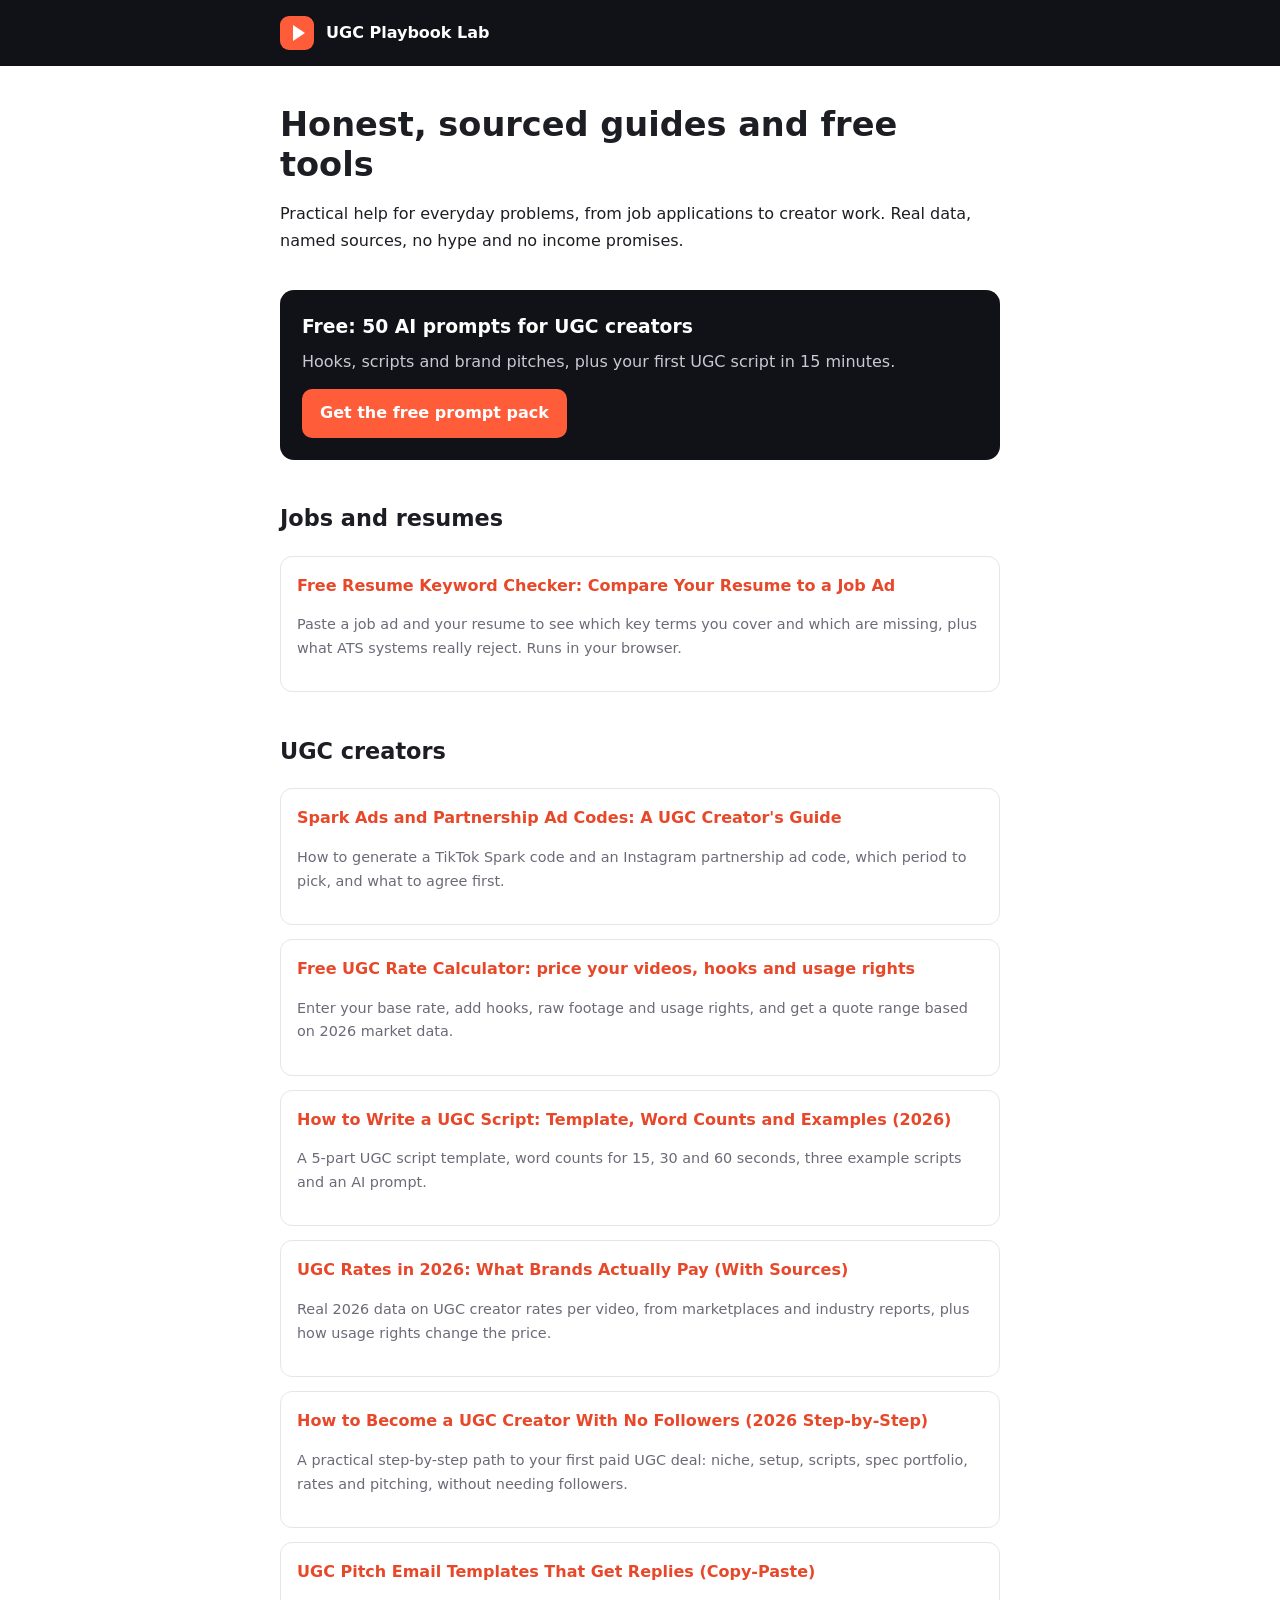
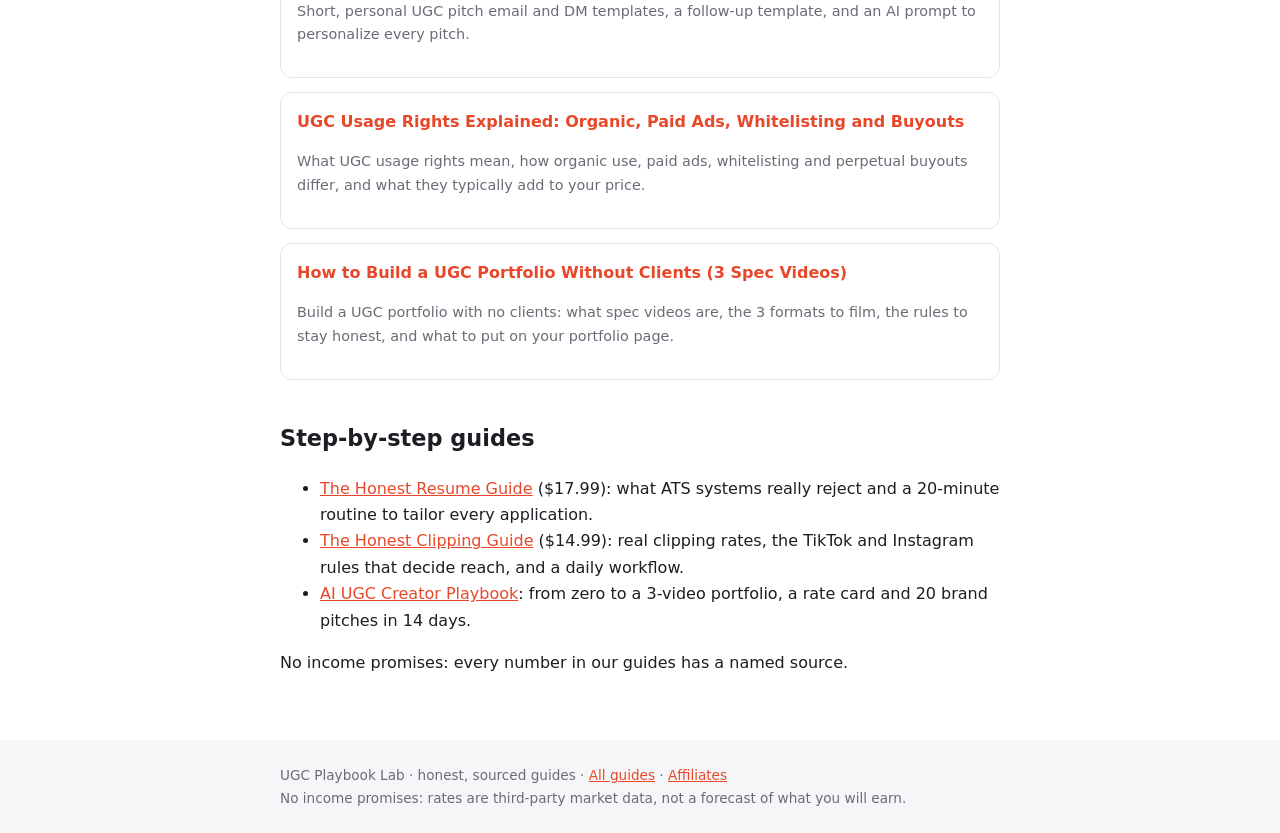
<file: index.html>
<!doctype html><html lang="en"><head><meta charset="utf-8"><meta name="viewport" content="width=device-width,initial-scale=1">
<title>UGC Playbook Lab: Honest, Sourced Guides and Free Tools</title><meta name="description" content="Free, data-backed guides and tools for everyday problems: job applications and resumes, plus scripts, rates and pitching for UGC creators. No hype, no income promises."><link rel="canonical" href="https://jansegersmatteo-ops.github.io/ugc-playbook-lab/">
<meta property="og:title" content="UGC Playbook Lab: Honest, Sourced Guides and Free Tools"><meta property="og:description" content="Free, data-backed guides and tools for everyday problems: job applications and resumes, plus scripts, rates and pitching for UGC creators. No hype, no income promises."><meta property="og:type" content="article">
<link rel="stylesheet" href="style.css"><script type="application/ld+json">{"@context": "https://schema.org", "@type": "WebSite", "headline": "UGC Playbook Lab: Honest, Sourced Guides and Free Tools", "description": "Free, data-backed guides and tools for everyday problems: job applications and resumes, plus scripts, rates and pitching for UGC creators. No hype, no income promises.", "datePublished": "2026-11-15", "dateModified": "2026-11-18", "author": {"@type": "Organization", "name": "UGC Playbook Lab"}, "url": "https://jansegersmatteo-ops.github.io/ugc-playbook-lab/"}</script></head><body>
<header><div class="w"><span class="logo"></span><a href="./">UGC Playbook Lab</a></div></header>
<main><div class="w"><h1>Honest, sourced guides and free tools</h1><p>Practical help for everyday problems, from job applications to creator work. Real data, named sources, no hype and no income promises.</p>
<div class="cta"><h3>Free: 50 AI prompts for UGC creators</h3><p>Hooks, scripts and brand pitches, plus your first UGC script in 15 minutes.</p><a class="btn" href="https://whop.com/ugc-playbook-lab/free-50-ai-prompts-for-ugc/">Get the free prompt pack</a></div>
<h2>Jobs and resumes</h2><div class="cards"><div class='card'><a href='resume-keyword-checker.html'>Free Resume Keyword Checker: Compare Your Resume to a Job Ad</a><p class='meta'>Paste a job ad and your resume to see which key terms you cover and which are missing, plus what ATS systems really reject. Runs in your browser.</p></div></div><h2>UGC creators</h2><div class="cards"><div class='card'><a href='spark-ads-partnership-ad-codes.html'>Spark Ads and Partnership Ad Codes: A UGC Creator's Guide</a><p class='meta'>How to generate a TikTok Spark code and an Instagram partnership ad code, which period to pick, and what to agree first.</p></div><div class='card'><a href='ugc-rate-calculator.html'>Free UGC Rate Calculator: price your videos, hooks and usage rights</a><p class='meta'>Enter your base rate, add hooks, raw footage and usage rights, and get a quote range based on 2026 market data.</p></div><div class='card'><a href='how-to-write-a-ugc-script.html'>How to Write a UGC Script: Template, Word Counts and Examples (2026)</a><p class='meta'>A 5-part UGC script template, word counts for 15, 30 and 60 seconds, three example scripts and an AI prompt.</p></div><div class='card'><a href='ugc-rates-2026.html'>UGC Rates in 2026: What Brands Actually Pay (With Sources)</a><p class='meta'>Real 2026 data on UGC creator rates per video, from marketplaces and industry reports, plus how usage rights change the price.</p></div><div class='card'><a href='how-to-become-a-ugc-creator.html'>How to Become a UGC Creator With No Followers (2026 Step-by-Step)</a><p class='meta'>A practical step-by-step path to your first paid UGC deal: niche, setup, scripts, spec portfolio, rates and pitching, without needing followers.</p></div><div class='card'><a href='ugc-pitch-email-template.html'>UGC Pitch Email Templates That Get Replies (Copy-Paste)</a><p class='meta'>Short, personal UGC pitch email and DM templates, a follow-up template, and an AI prompt to personalize every pitch.</p></div><div class='card'><a href='ugc-usage-rights-explained.html'>UGC Usage Rights Explained: Organic, Paid Ads, Whitelisting and Buyouts</a><p class='meta'>What UGC usage rights mean, how organic use, paid ads, whitelisting and perpetual buyouts differ, and what they typically add to your price.</p></div><div class='card'><a href='ugc-portfolio-without-clients.html'>How to Build a UGC Portfolio Without Clients (3 Spec Videos)</a><p class='meta'>Build a UGC portfolio with no clients: what spec videos are, the 3 formats to film, the rules to stay honest, and what to put on your portfolio page.</p></div></div>
<h2>Step-by-step guides</h2><ul><li><a href="https://whop.com/ugc-playbook-lab/the-honest-resume-guide/">The Honest Resume Guide</a> ($17.99): what ATS systems really reject and a 20-minute routine to tailor every application.</li><li><a href="https://whop.com/ugc-playbook-lab/the-honest-clipping-guide/">The Honest Clipping Guide</a> ($14.99): real clipping rates, the TikTok and Instagram rules that decide reach, and a daily workflow.</li><li><a href="https://whop.com/ugc-playbook-lab/ai-ugc-creator-playbook/">AI UGC Creator Playbook</a>: from zero to a 3-video portfolio, a rate card and 20 brand pitches in 14 days.</li></ul><p>No income promises: every number in our guides has a named source.</p></div></main>
<footer><div class="w">UGC Playbook Lab · honest, sourced guides · <a href="./">All guides</a> · <a href="affiliates.html">Affiliates</a><br>No income promises: rates are third-party market data, not a forecast of what you will earn.</div></footer></body></html>
</file>
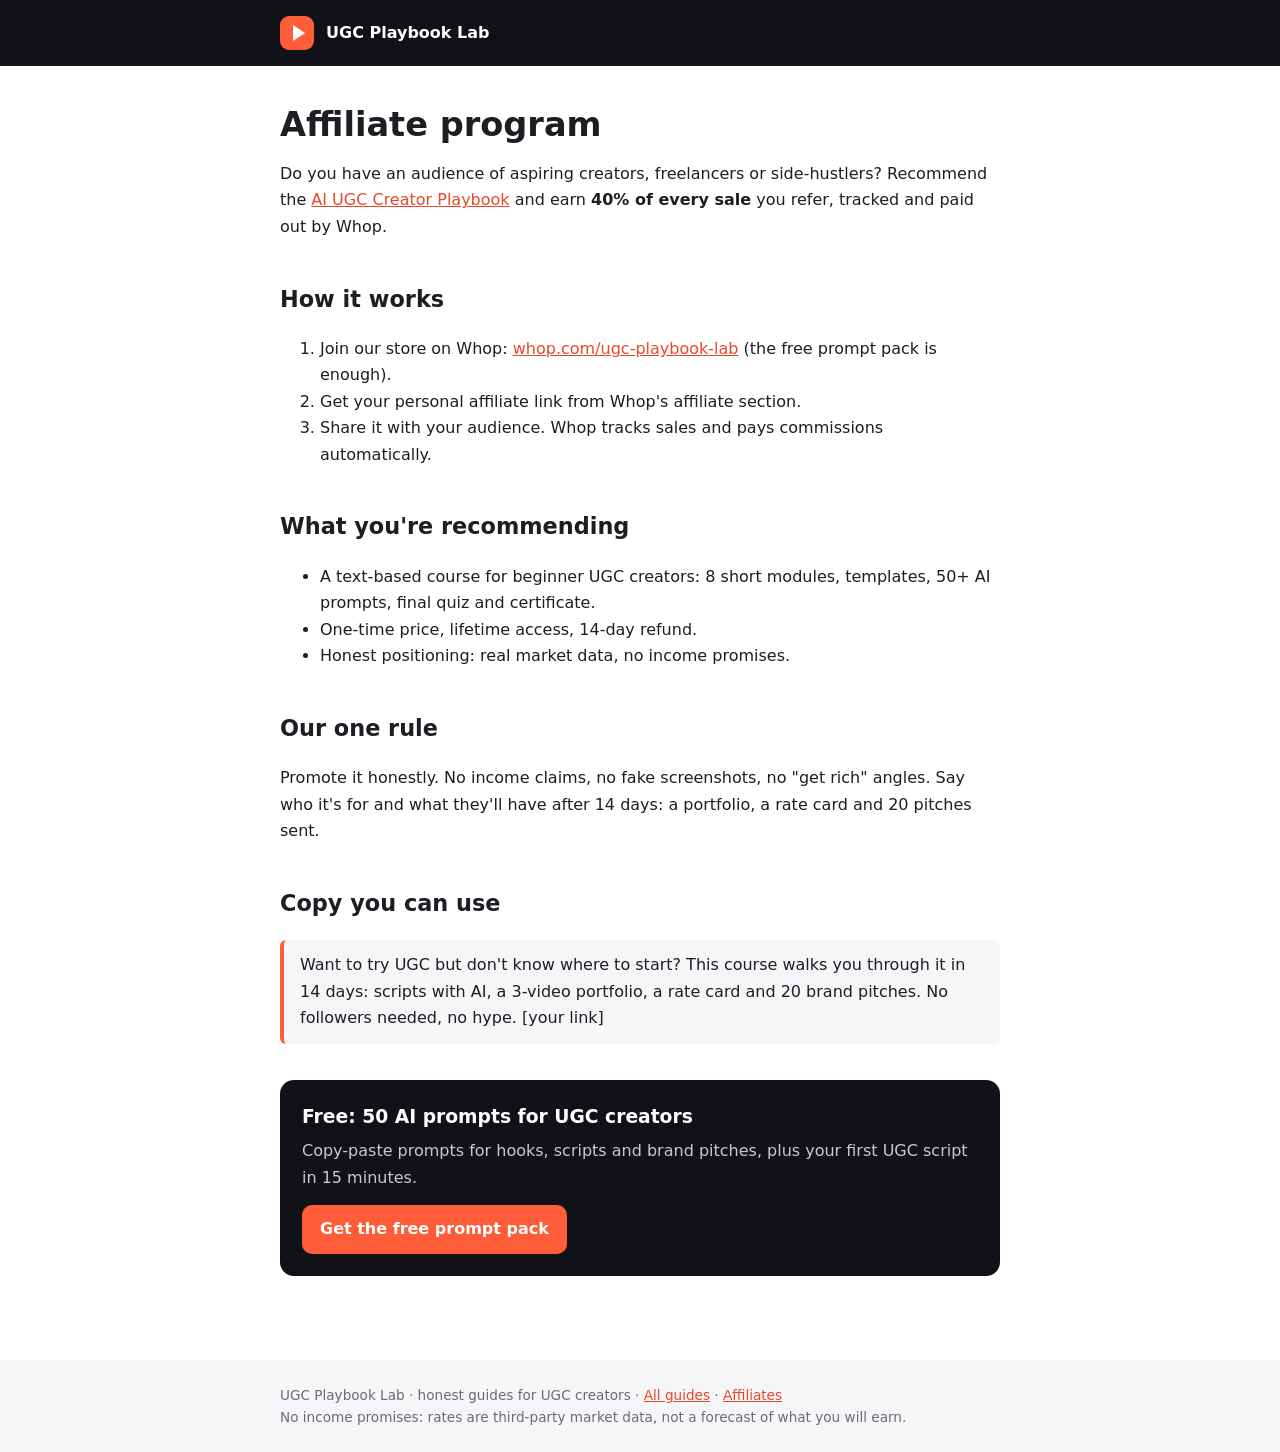
<file: affiliates.html>
<!doctype html><html lang="en"><head><meta charset="utf-8"><meta name="viewport" content="width=device-width,initial-scale=1">
<title>Affiliate Program: Earn 40% Recommending the AI UGC Creator Playbook</title><meta name="description" content="Earn 40% on every sale of the AI UGC Creator Playbook you refer through Whop. How it works and how to promote it honestly."><link rel="canonical" href="https://jansegersmatteo-ops.github.io/ugc-playbook-lab/affiliates.html">
<meta property="og:title" content="Affiliate Program: Earn 40% Recommending the AI UGC Creator Playbook"><meta property="og:description" content="Earn 40% on every sale of the AI UGC Creator Playbook you refer through Whop. How it works and how to promote it honestly."><meta property="og:type" content="article">
<link rel="stylesheet" href="style.css"><script type="application/ld+json">{"@context": "https://schema.org", "@type": "WebSite", "headline": "Affiliate Program: Earn 40% Recommending the AI UGC Creator Playbook", "description": "Earn 40% on every sale of the AI UGC Creator Playbook you refer through Whop. How it works and how to promote it honestly.", "datePublished": "2026-11-15", "dateModified": "2026-11-15", "author": {"@type": "Organization", "name": "UGC Playbook Lab"}, "url": "https://jansegersmatteo-ops.github.io/ugc-playbook-lab/affiliates.html"}</script></head><body>
<header><div class="w"><span class="logo"></span><a href="./">UGC Playbook Lab</a></div></header>
<main><div class="w"><h1>Affiliate program</h1><p>Do you have an audience of aspiring creators, freelancers or side-hustlers? Recommend the <a href="https://whop.com/ugc-playbook-lab/ai-ugc-creator-playbook/">AI UGC Creator Playbook</a> and earn <strong>40% of every sale</strong> you refer, tracked and paid out by Whop.</p>
<h2>How it works</h2><ol><li>Join our store on Whop: <a href="https://whop.com/ugc-playbook-lab/">whop.com/ugc-playbook-lab</a> (the free prompt pack is enough).</li><li>Get your personal affiliate link from Whop's affiliate section.</li><li>Share it with your audience. Whop tracks sales and pays commissions automatically.</li></ol>
<h2>What you're recommending</h2><ul><li>A text-based course for beginner UGC creators: 8 short modules, templates, 50+ AI prompts, final quiz and certificate.</li><li>One-time price, lifetime access, 14-day refund.</li><li>Honest positioning: real market data, no income promises.</li></ul>
<h2>Our one rule</h2><p>Promote it honestly. No income claims, no fake screenshots, no "get rich" angles. Say who it's for and what they'll have after 14 days: a portfolio, a rate card and 20 pitches sent.</p>
<h2>Copy you can use</h2><blockquote>Want to try UGC but don't know where to start? This course walks you through it in 14 days: scripts with AI, a 3-video portfolio, a rate card and 20 brand pitches. No followers needed, no hype. [your link]</blockquote><div class="cta"><h3>Free: 50 AI prompts for UGC creators</h3><p>Copy-paste prompts for hooks, scripts and brand pitches, plus your first UGC script in 15 minutes.</p><a class="btn" href="https://whop.com/ugc-playbook-lab/free-50-ai-prompts-for-ugc/">Get the free prompt pack</a></div></div></main>
<footer><div class="w">UGC Playbook Lab · honest guides for UGC creators · <a href="./">All guides</a> · <a href="affiliates.html">Affiliates</a><br>No income promises: rates are third-party market data, not a forecast of what you will earn.</div></footer></body></html>
</file>
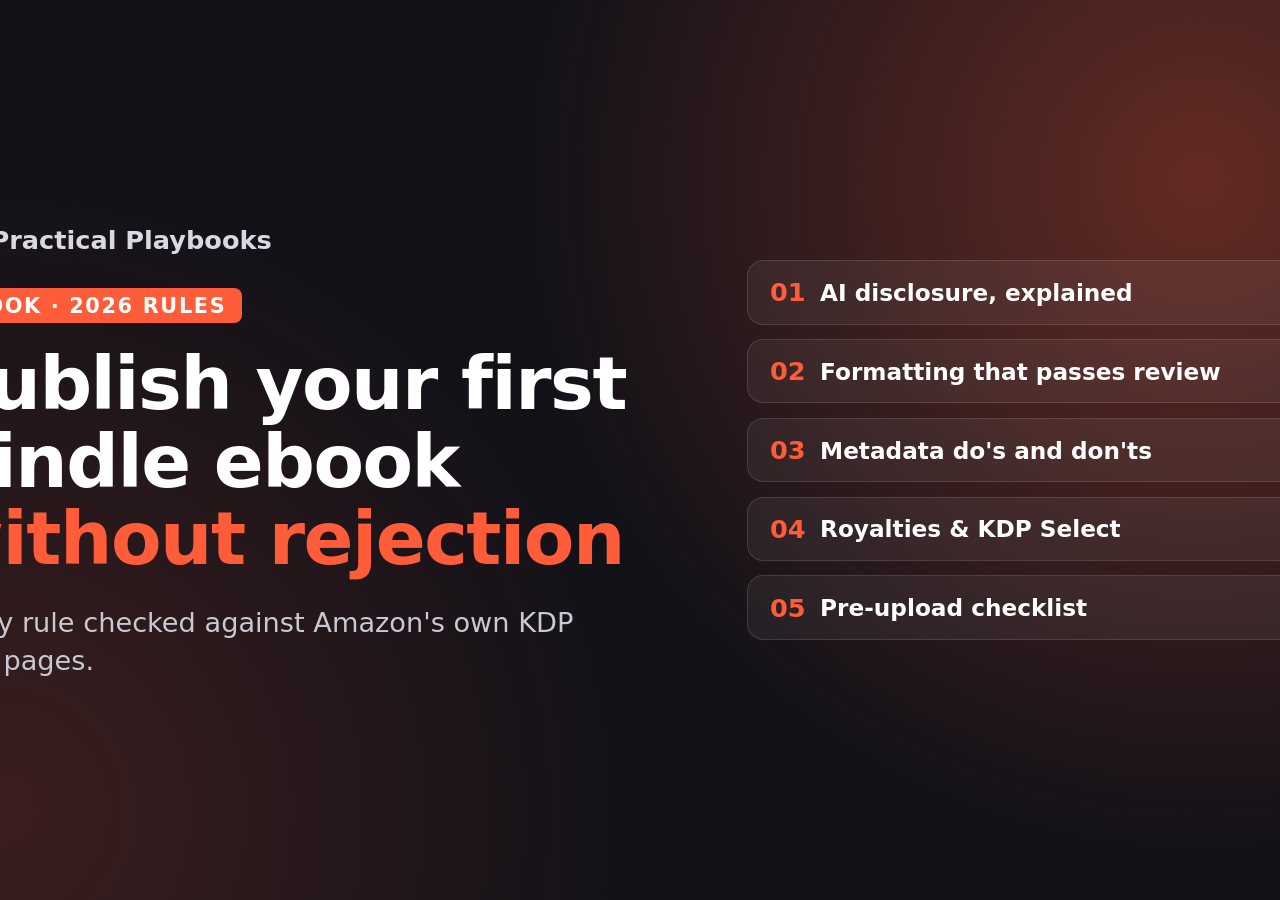
<file: covers.html>
<!doctype html><html lang="en"><head><meta charset="utf-8"><meta name="viewport" content="width=device-width,initial-scale=1"><meta name="robots" content="noindex">
<title>Covers · UGC Playbook Lab</title>
<style>
*{box-sizing:border-box;margin:0}
html,body{height:100%}
body{font-family:Inter,system-ui,-apple-system,Segoe UI,Roboto,sans-serif;background:#111118;color:#fff;overflow:hidden}
.c{position:fixed;top:0;bottom:0;left:50%;transform:translateX(-50%);width:177.78vh;display:grid;grid-template-columns:1.25fr 1fr;align-items:center;padding:5vh calc(6*1.7778vh);gap:calc(4*1.7778vh);
background:radial-gradient(circle at 85% 20%,rgba(255,92,57,.35),transparent 45%),radial-gradient(circle at 10% 90%,rgba(255,92,57,.18),transparent 40%),#111118}
.brand{display:flex;align-items:center;gap:calc(.8*1.7778vh);font-weight:700;font-size:calc(1.6*1.7778vh);color:#d9d9e3;margin-bottom:3vh}
.logo{width:calc(2.6*1.7778vh);height:calc(2.6*1.7778vh);border-radius:calc(.7*1.7778vh);background:#ff5c39;display:grid;place-items:center}
.logo:after{content:"";border-left:calc(.9*1.7778vh) solid #fff;border-top:calc(.6*1.7778vh) solid transparent;border-bottom:calc(.6*1.7778vh) solid transparent;margin-left:calc(.2*1.7778vh)}
.tag{display:inline-block;background:#ff5c39;color:#fff;font-weight:800;font-size:calc(1.3*1.7778vh);letter-spacing:.08em;text-transform:uppercase;padding:.6vh calc(1*1.7778vh);border-radius:calc(.5*1.7778vh);margin-bottom:2.5vh}
h1{font-size:calc(4.6*1.7778vh);line-height:1.05;font-weight:850;letter-spacing:-.02em}
h1 em{font-style:normal;color:#ff5c39}
p{font-size:calc(1.7*1.7778vh);line-height:1.4;color:#c9c9d3;margin-top:3vh;max-width:calc(40*1.7778vh)}
ul{list-style:none;padding:0;display:grid;gap:1.6vh}
li{background:rgba(255,255,255,.06);border:1px solid rgba(255,255,255,.12);border-radius:calc(1*1.7778vh);padding:1.8vh calc(1.4*1.7778vh);font-size:calc(1.45*1.7778vh);font-weight:600;display:flex;gap:calc(.9*1.7778vh);align-items:center}
li b{color:#ff5c39;font-size:calc(1.6*1.7778vh)}
</style></head><body>
<div class="c"><div><div class="brand"><span class="logo"></span>Practical Playbooks</div><span class="tag" id="tag"></span><h1 id="h"></h1><p id="s"></p></div><ul id="l"></ul></div>
<script>
const P={
kdp:{tag:"Ebook · 2026 rules",h:"Publish your first Kindle ebook <em>without rejection</em>",s:"Every rule checked against Amazon's own KDP help pages.",l:["AI disclosure, explained","Formatting that passes review","Metadata do's and don'ts","Royalties & KDP Select","Pre-upload checklist"]},
playbook:{tag:"Course · 14 days",h:"The AI UGC Creator <em>Playbook</em>",s:"From zero to a portfolio, a rate card and 20 brand pitches.",l:["Scripts & hooks with AI","3 spec videos, no clients","Real 2026 rate data","Pitch templates","50 copy-paste AI prompts"]},
free:{tag:"Free download",h:"50 AI prompts for <em>UGC creators</em>",s:"Hooks, scripts and brand pitches, plus your first script in 15 minutes.",l:["Hook prompts","Script prompts","Pitch prompts","Your first UGC script","Free, no card needed"]},
pricing:{tag:"Kit · 10 lessons",h:"UGC Pricing & <em>Negotiation</em> Kit",s:"Know what to answer when a brand asks: what's your rate?",l:["Floor, target & walk-away price","Rate card with add-ons","Usage-rights pricing formula","5 negotiation scripts","Quote template & red flags"]},
resume:{tag:"Ebook · 8 chapters",h:"The Honest <em>Resume</em> Guide",s:"What ATS systems really reject, and a 20-minute routine to tailor every application.",l:["What ATS really rejects","A format every system reads","Bullets that prove results","20-minute tailoring with AI","Tracker & troubleshooting"]},
clipping:{tag:"Ebook · 7 chapters",h:"The Honest <em>Clipping</em> Guide",s:"Real rates, the platform rules that decide your reach, and a daily workflow.",l:["How campaigns really pay","The honest math, with sources","Originality & disclosure rules","Campaigns to pick and to skip","5-clip workflow & tracker"]}};
const k=new URLSearchParams(location.search).get("p")||"kdp",d=P[k]||P.kdp;
document.getElementById("tag").textContent=d.tag;document.getElementById("h").innerHTML=d.h;document.getElementById("s").textContent=d.s;
document.getElementById("l").innerHTML=d.l.map((x,i)=>"<li><b>"+String(i+1).padStart(2,"0")+"</b>"+x+"</li>").join("");
</script></body></html>
</file>
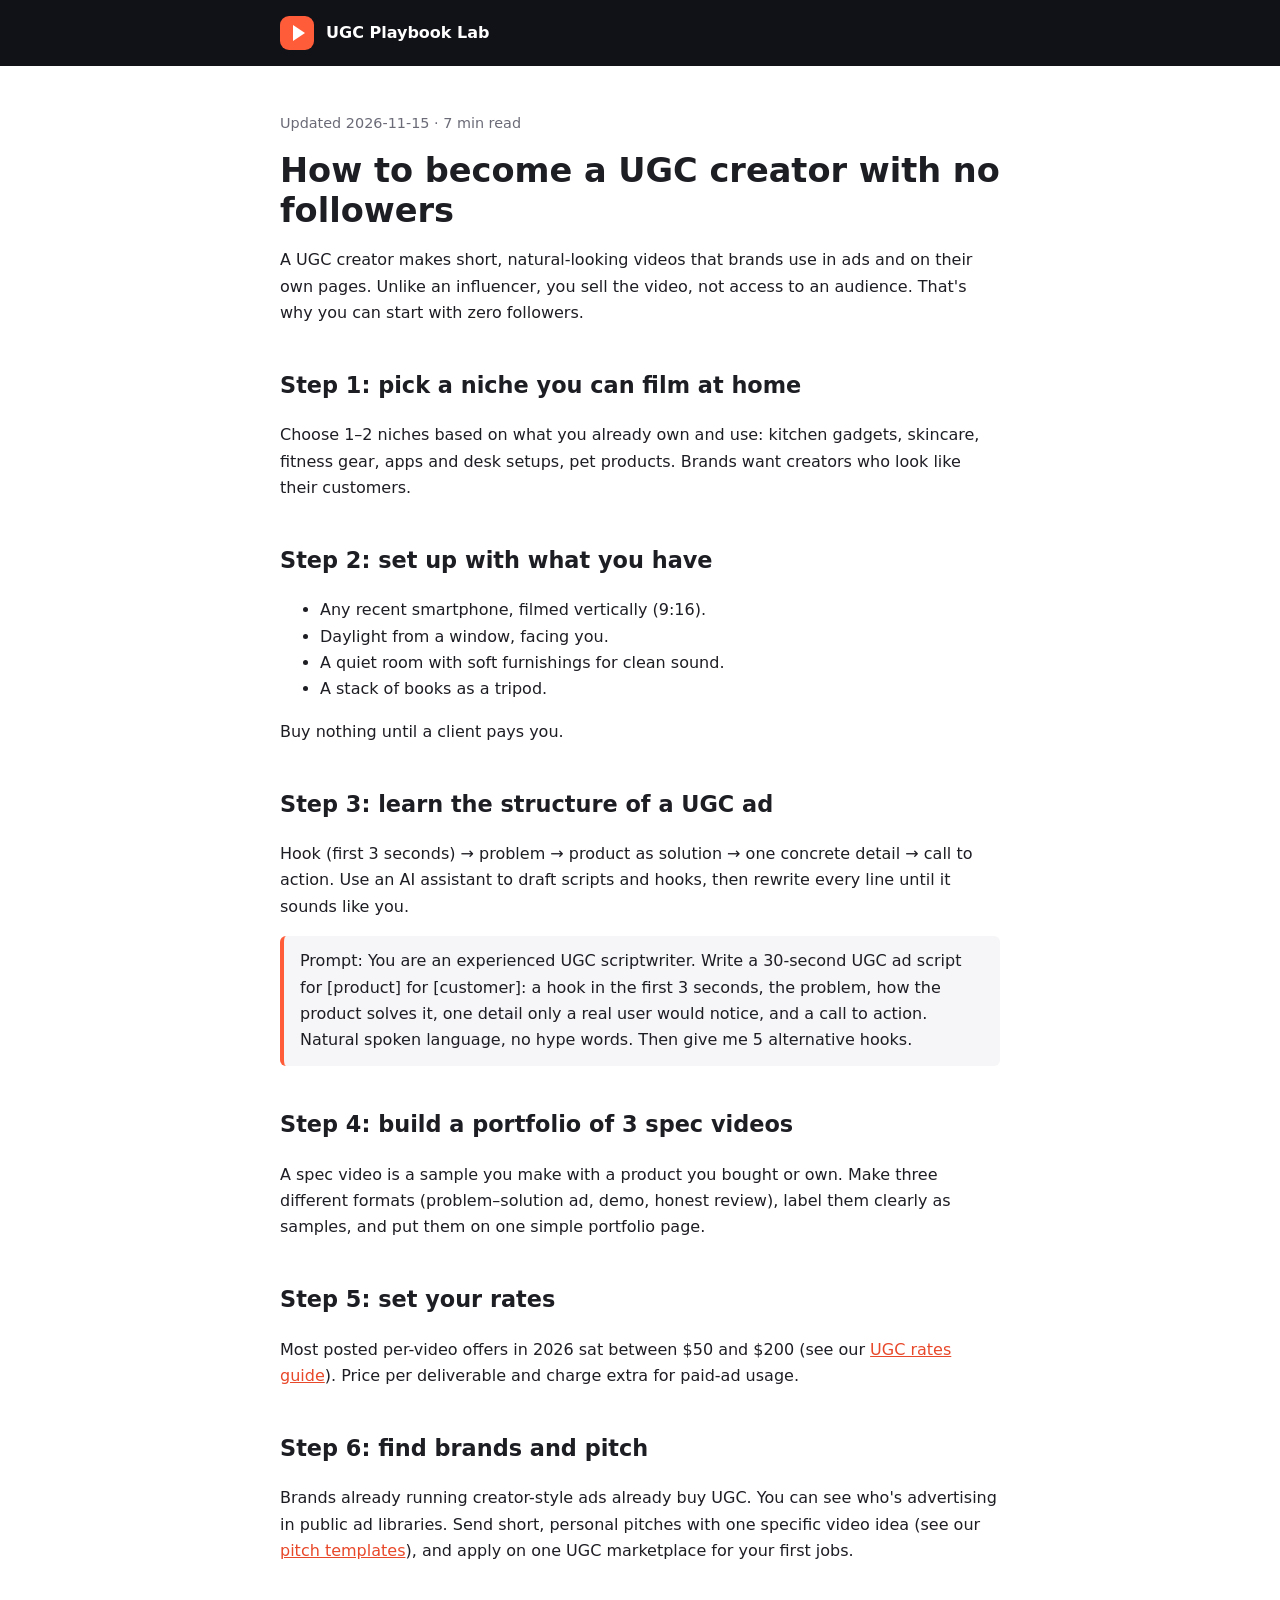
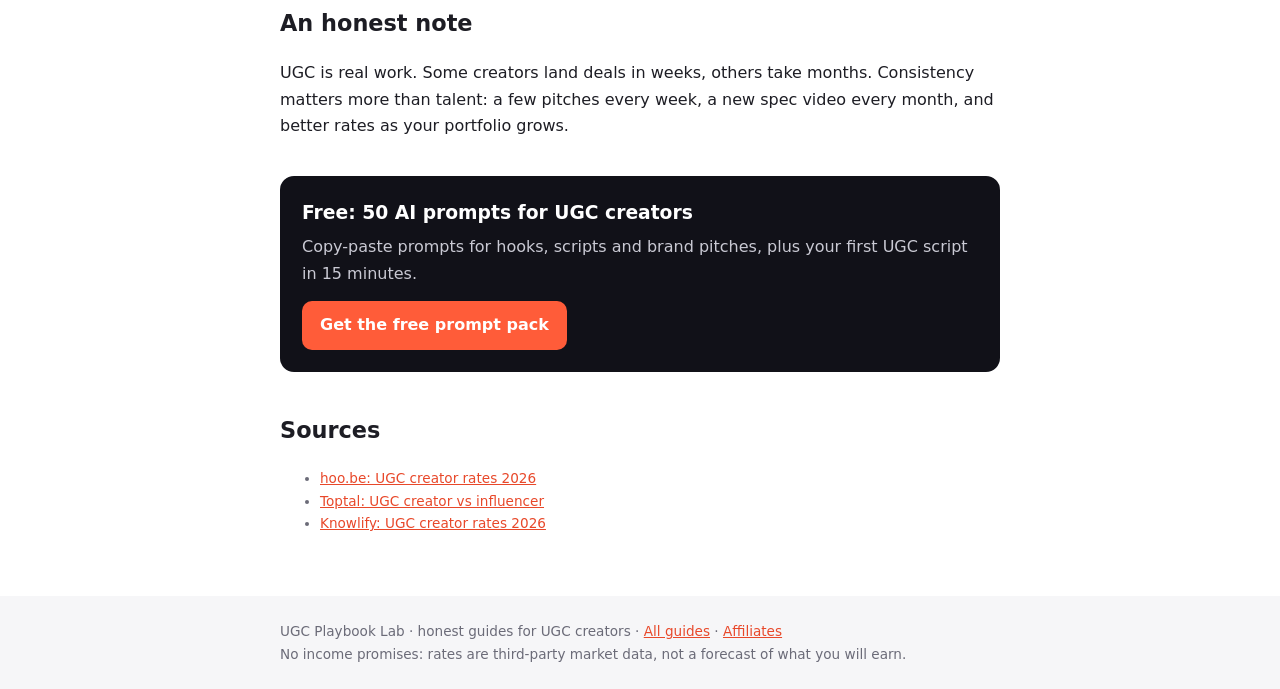
<file: how-to-become-a-ugc-creator.html>
<!doctype html><html lang="en"><head><meta charset="utf-8"><meta name="viewport" content="width=device-width,initial-scale=1">
<title>How to Become a UGC Creator With No Followers (2026 Step-by-Step)</title><meta name="description" content="A practical step-by-step path to your first paid UGC deal: niche, setup, scripts, spec portfolio, rates and pitching, without needing followers."><link rel="canonical" href="https://jansegersmatteo-ops.github.io/ugc-playbook-lab/how-to-become-a-ugc-creator.html">
<meta property="og:title" content="How to Become a UGC Creator With No Followers (2026 Step-by-Step)"><meta property="og:description" content="A practical step-by-step path to your first paid UGC deal: niche, setup, scripts, spec portfolio, rates and pitching, without needing followers."><meta property="og:type" content="article">
<link rel="stylesheet" href="style.css"><script type="application/ld+json">{"@context": "https://schema.org", "@type": "Article", "headline": "How to Become a UGC Creator With No Followers (2026 Step-by-Step)", "description": "A practical step-by-step path to your first paid UGC deal: niche, setup, scripts, spec portfolio, rates and pitching, without needing followers.", "datePublished": "2026-11-15", "dateModified": "2026-11-15", "author": {"@type": "Organization", "name": "UGC Playbook Lab"}, "url": "https://jansegersmatteo-ops.github.io/ugc-playbook-lab/how-to-become-a-ugc-creator.html"}</script></head><body>
<header><div class="w"><span class="logo"></span><a href="./">UGC Playbook Lab</a></div></header>
<main><div class="w"><p class="meta">Updated 2026-11-15 · 7 min read</p><h1>How to become a UGC creator with no followers</h1>
<p>A UGC creator makes short, natural-looking videos that brands use in ads and on their own pages. Unlike an influencer, you sell the video, not access to an audience. That's why you can start with zero followers.</p>
<h2>Step 1: pick a niche you can film at home</h2>
<p>Choose 1–2 niches based on what you already own and use: kitchen gadgets, skincare, fitness gear, apps and desk setups, pet products. Brands want creators who look like their customers.</p>
<h2>Step 2: set up with what you have</h2>
<ul><li>Any recent smartphone, filmed vertically (9:16).</li><li>Daylight from a window, facing you.</li><li>A quiet room with soft furnishings for clean sound.</li><li>A stack of books as a tripod.</li></ul><p>Buy nothing until a client pays you.</p>
<h2>Step 3: learn the structure of a UGC ad</h2>
<p>Hook (first 3 seconds) → problem → product as solution → one concrete detail → call to action. Use an AI assistant to draft scripts and hooks, then rewrite every line until it sounds like you.</p>
<blockquote>Prompt: You are an experienced UGC scriptwriter. Write a 30-second UGC ad script for [product] for [customer]: a hook in the first 3 seconds, the problem, how the product solves it, one detail only a real user would notice, and a call to action. Natural spoken language, no hype words. Then give me 5 alternative hooks.</blockquote>
<h2>Step 4: build a portfolio of 3 spec videos</h2>
<p>A spec video is a sample you make with a product you bought or own. Make three different formats (problem–solution ad, demo, honest review), label them clearly as samples, and put them on one simple portfolio page.</p>
<h2>Step 5: set your rates</h2>
<p>Most posted per-video offers in 2026 sat between $50 and $200 (see our <a href="ugc-rates-2026.html">UGC rates guide</a>). Price per deliverable and charge extra for paid-ad usage.</p>
<h2>Step 6: find brands and pitch</h2>
<p>Brands already running creator-style ads already buy UGC. You can see who's advertising in public ad libraries. Send short, personal pitches with one specific video idea (see our <a href="ugc-pitch-email-template.html">pitch templates</a>), and apply on one UGC marketplace for your first jobs.</p>
<h2>An honest note</h2><p>UGC is real work. Some creators land deals in weeks, others take months. Consistency matters more than talent: a few pitches every week, a new spec video every month, and better rates as your portfolio grows.</p><div class="cta"><h3>Free: 50 AI prompts for UGC creators</h3><p>Copy-paste prompts for hooks, scripts and brand pitches, plus your first UGC script in 15 minutes.</p><a class="btn" href="https://whop.com/ugc-playbook-lab/free-50-ai-prompts-for-ugc/">Get the free prompt pack</a></div><h2>Sources</h2><ul class='src'><li><a href='https://hoo.be/blog/ugc-creator-rates-2026' rel='nofollow noopener'>hoo.be: UGC creator rates 2026</a></li><li><a href='https://www.toptal.com/creator/post/ugc-creator-vs-influencer' rel='nofollow noopener'>Toptal: UGC creator vs influencer</a></li><li><a href='https://knowlify.com/articles/ugc-creator-rates' rel='nofollow noopener'>Knowlify: UGC creator rates 2026</a></li></ul></div></main>
<footer><div class="w">UGC Playbook Lab · honest guides for UGC creators · <a href="./">All guides</a> · <a href="affiliates.html">Affiliates</a><br>No income promises: rates are third-party market data, not a forecast of what you will earn.</div></footer></body></html>
</file>
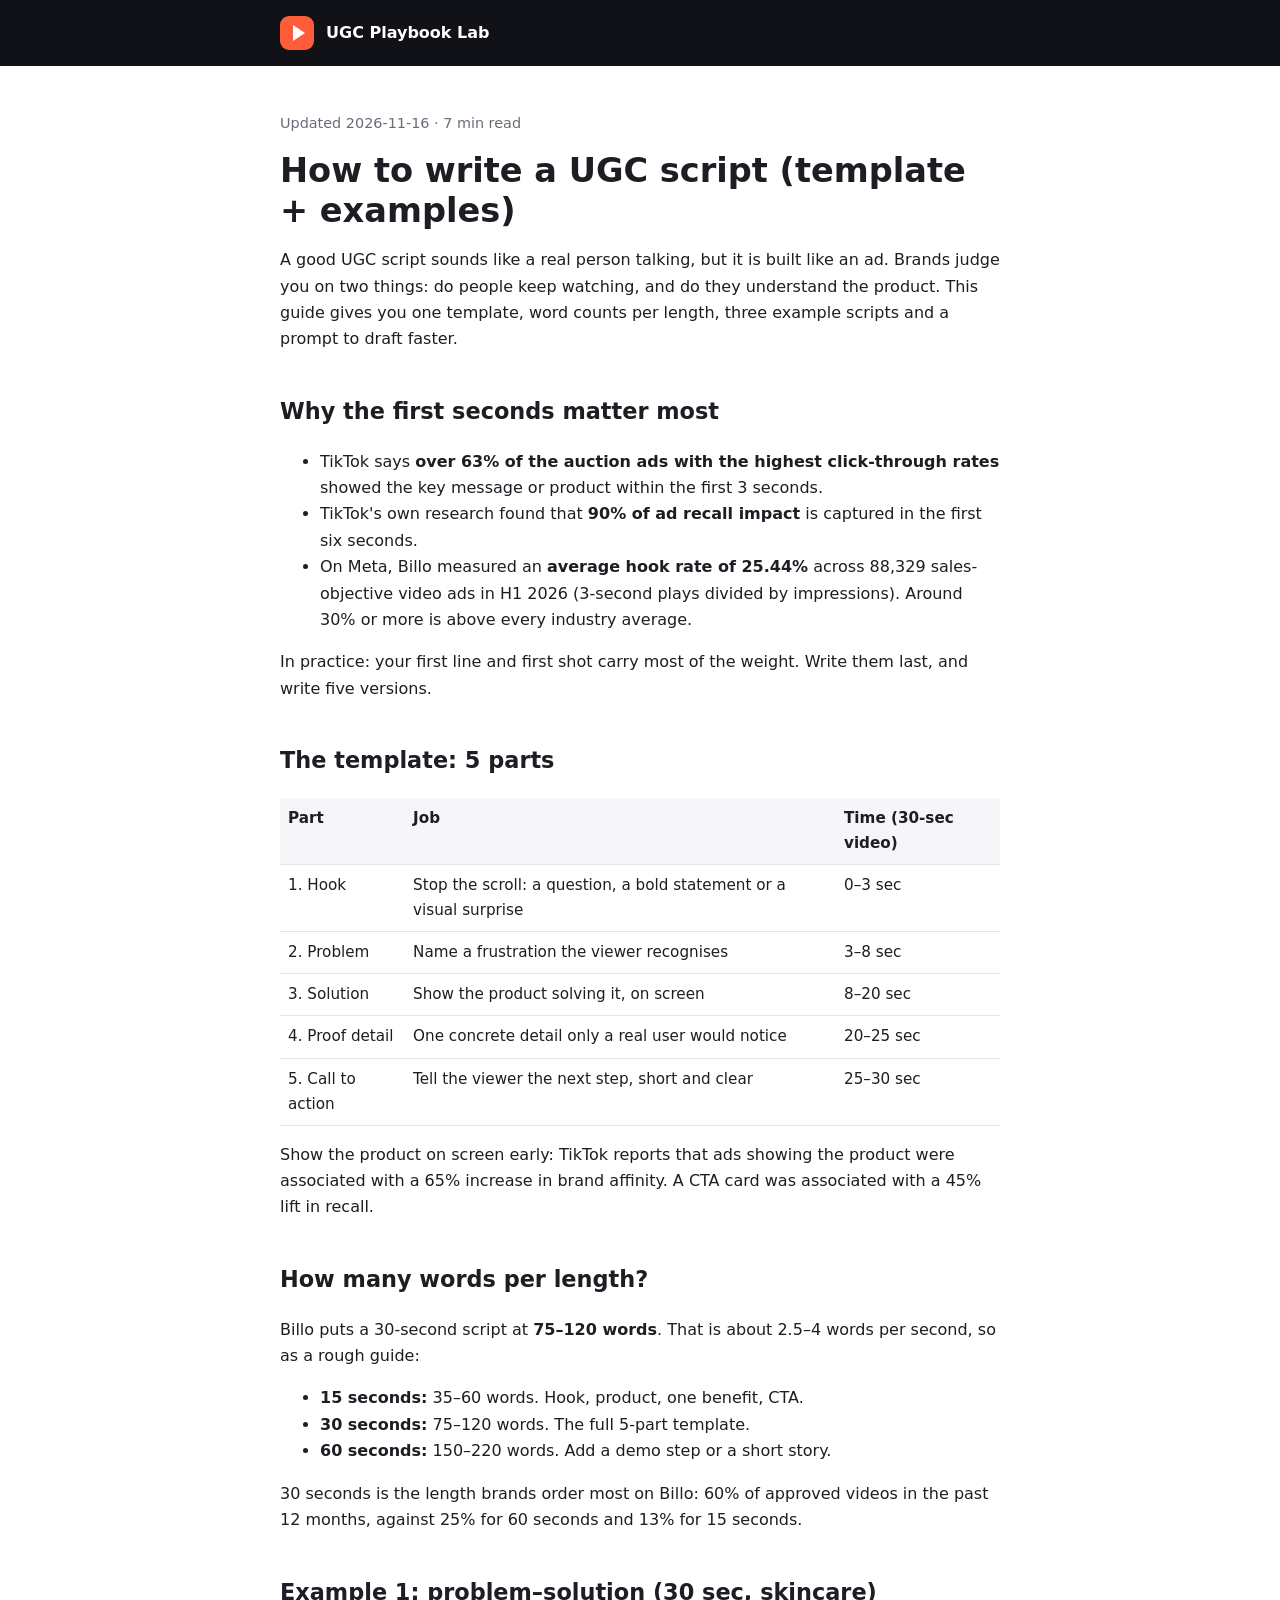
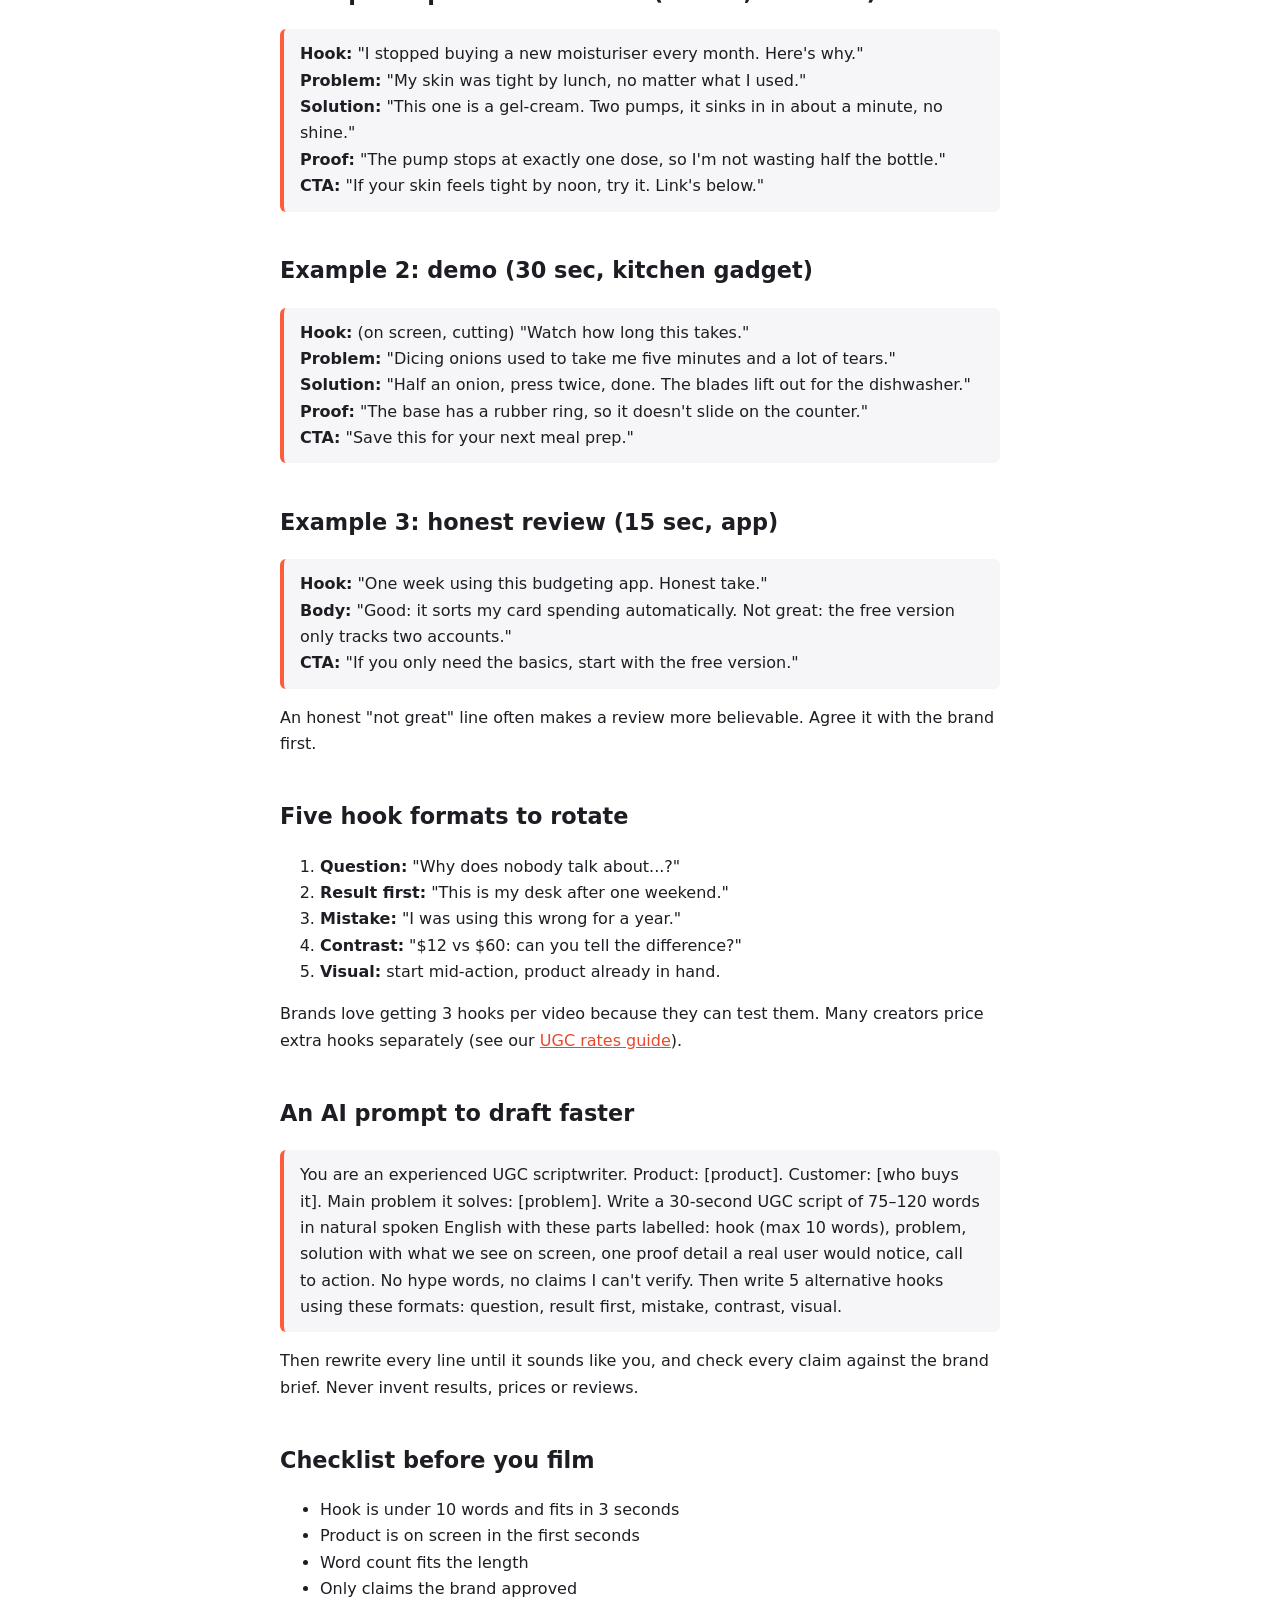
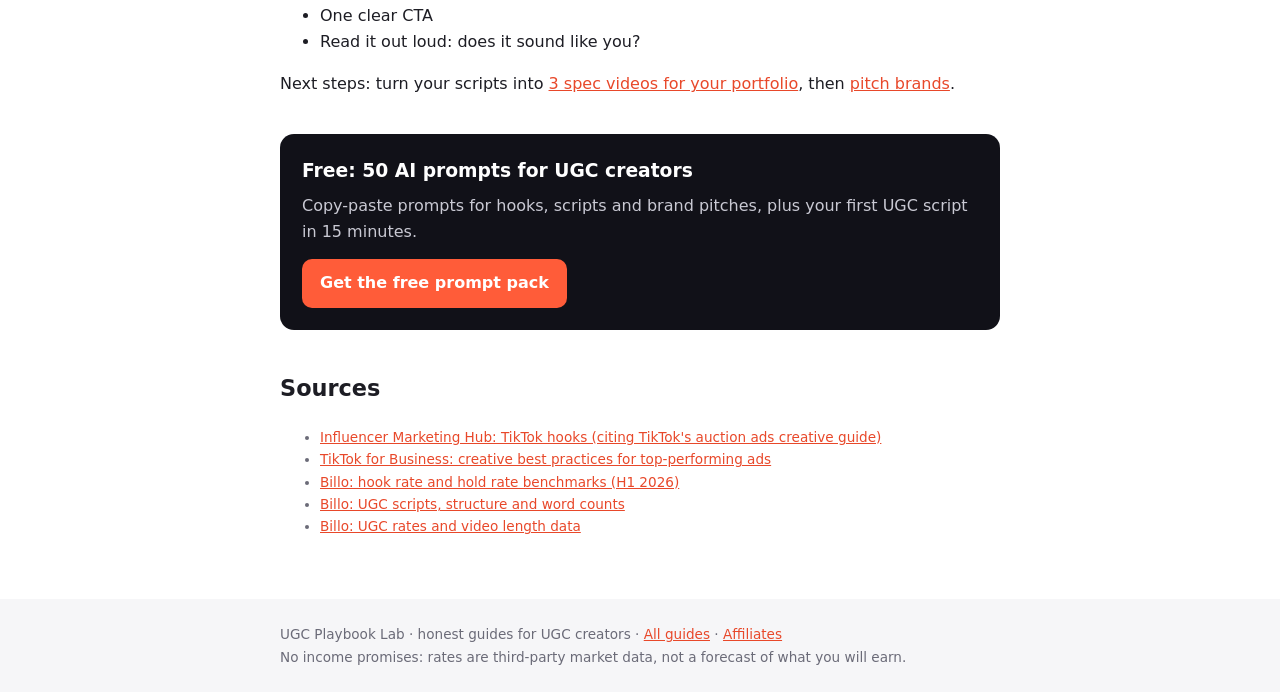
<file: how-to-write-a-ugc-script.html>
<!doctype html><html lang="en"><head><meta charset="utf-8"><meta name="viewport" content="width=device-width,initial-scale=1">
<title>How to Write a UGC Script: Template, Word Counts and Examples (2026)</title><meta name="description" content="A simple UGC script template (hook, problem, solution, proof, CTA), word counts for 15, 30 and 60 seconds, three example scripts and an AI prompt. With sources."><link rel="canonical" href="https://jansegersmatteo-ops.github.io/ugc-playbook-lab/how-to-write-a-ugc-script.html">
<meta property="og:title" content="How to Write a UGC Script: Template, Word Counts and Examples (2026)"><meta property="og:description" content="A simple UGC script template (hook, problem, solution, proof, CTA), word counts for 15, 30 and 60 seconds, three example scripts and an AI prompt. With sources."><meta property="og:type" content="article">
<link rel="stylesheet" href="style.css"><script type="application/ld+json">{"@context": "https://schema.org", "@type": "Article", "headline": "How to Write a UGC Script: Template, Word Counts and Examples (2026)", "description": "A simple UGC script template (hook, problem, solution, proof, CTA), word counts for 15, 30 and 60 seconds, three example scripts and an AI prompt. With sources.", "datePublished": "2026-11-16", "dateModified": "2026-11-16", "author": {"@type": "Organization", "name": "UGC Playbook Lab"}, "url": "https://jansegersmatteo-ops.github.io/ugc-playbook-lab/how-to-write-a-ugc-script.html"}</script></head><body>
<header><div class="w"><span class="logo"></span><a href="./">UGC Playbook Lab</a></div></header>
<main><div class="w"><p class="meta">Updated 2026-11-16 · 7 min read</p><h1>How to write a UGC script (template + examples)</h1>
<p>A good UGC script sounds like a real person talking, but it is built like an ad. Brands judge you on two things: do people keep watching, and do they understand the product. This guide gives you one template, word counts per length, three example scripts and a prompt to draft faster.</p>
<h2>Why the first seconds matter most</h2>
<ul><li>TikTok says <strong>over 63% of the auction ads with the highest click-through rates</strong> showed the key message or product within the first 3 seconds.</li><li>TikTok's own research found that <strong>90% of ad recall impact</strong> is captured in the first six seconds.</li><li>On Meta, Billo measured an <strong>average hook rate of 25.44%</strong> across 88,329 sales-objective video ads in H1 2026 (3-second plays divided by impressions). Around 30% or more is above every industry average.</li></ul>
<p>In practice: your first line and first shot carry most of the weight. Write them last, and write five versions.</p>
<h2>The template: 5 parts</h2>
<table><tr><th>Part</th><th>Job</th><th>Time (30-sec video)</th></tr>
<tr><td>1. Hook</td><td>Stop the scroll: a question, a bold statement or a visual surprise</td><td>0–3 sec</td></tr>
<tr><td>2. Problem</td><td>Name a frustration the viewer recognises</td><td>3–8 sec</td></tr>
<tr><td>3. Solution</td><td>Show the product solving it, on screen</td><td>8–20 sec</td></tr>
<tr><td>4. Proof detail</td><td>One concrete detail only a real user would notice</td><td>20–25 sec</td></tr>
<tr><td>5. Call to action</td><td>Tell the viewer the next step, short and clear</td><td>25–30 sec</td></tr></table>
<p>Show the product on screen early: TikTok reports that ads showing the product were associated with a 65% increase in brand affinity. A CTA card was associated with a 45% lift in recall.</p>
<h2>How many words per length?</h2>
<p>Billo puts a 30-second script at <strong>75–120 words</strong>. That is about 2.5–4 words per second, so as a rough guide:</p>
<ul><li><strong>15 seconds:</strong> 35–60 words. Hook, product, one benefit, CTA.</li><li><strong>30 seconds:</strong> 75–120 words. The full 5-part template.</li><li><strong>60 seconds:</strong> 150–220 words. Add a demo step or a short story.</li></ul>
<p>30 seconds is the length brands order most on Billo: 60% of approved videos in the past 12 months, against 25% for 60 seconds and 13% for 15 seconds.</p>
<h2>Example 1: problem–solution (30 sec, skincare)</h2>
<blockquote><strong>Hook:</strong> "I stopped buying a new moisturiser every month. Here's why."<br><strong>Problem:</strong> "My skin was tight by lunch, no matter what I used."<br><strong>Solution:</strong> "This one is a gel-cream. Two pumps, it sinks in in about a minute, no shine."<br><strong>Proof:</strong> "The pump stops at exactly one dose, so I'm not wasting half the bottle."<br><strong>CTA:</strong> "If your skin feels tight by noon, try it. Link's below."</blockquote>
<h2>Example 2: demo (30 sec, kitchen gadget)</h2>
<blockquote><strong>Hook:</strong> (on screen, cutting) "Watch how long this takes."<br><strong>Problem:</strong> "Dicing onions used to take me five minutes and a lot of tears."<br><strong>Solution:</strong> "Half an onion, press twice, done. The blades lift out for the dishwasher."<br><strong>Proof:</strong> "The base has a rubber ring, so it doesn't slide on the counter."<br><strong>CTA:</strong> "Save this for your next meal prep."</blockquote>
<h2>Example 3: honest review (15 sec, app)</h2>
<blockquote><strong>Hook:</strong> "One week using this budgeting app. Honest take."<br><strong>Body:</strong> "Good: it sorts my card spending automatically. Not great: the free version only tracks two accounts."<br><strong>CTA:</strong> "If you only need the basics, start with the free version."</blockquote>
<p>An honest "not great" line often makes a review more believable. Agree it with the brand first.</p>
<h2>Five hook formats to rotate</h2>
<ol><li><strong>Question:</strong> "Why does nobody talk about...?"</li><li><strong>Result first:</strong> "This is my desk after one weekend."</li><li><strong>Mistake:</strong> "I was using this wrong for a year."</li><li><strong>Contrast:</strong> "$12 vs $60: can you tell the difference?"</li><li><strong>Visual:</strong> start mid-action, product already in hand.</li></ol>
<p>Brands love getting 3 hooks per video because they can test them. Many creators price extra hooks separately (see our <a href="ugc-rates-2026.html">UGC rates guide</a>).</p>
<h2>An AI prompt to draft faster</h2>
<blockquote>You are an experienced UGC scriptwriter. Product: [product]. Customer: [who buys it]. Main problem it solves: [problem]. Write a 30-second UGC script of 75–120 words in natural spoken English with these parts labelled: hook (max 10 words), problem, solution with what we see on screen, one proof detail a real user would notice, call to action. No hype words, no claims I can't verify. Then write 5 alternative hooks using these formats: question, result first, mistake, contrast, visual.</blockquote>
<p>Then rewrite every line until it sounds like you, and check every claim against the brand brief. Never invent results, prices or reviews.</p>
<h2>Checklist before you film</h2>
<ul><li>Hook is under 10 words and fits in 3 seconds</li><li>Product is on screen in the first seconds</li><li>Word count fits the length</li><li>Only claims the brand approved</li><li>One clear CTA</li><li>Read it out loud: does it sound like you?</li></ul>
<p>Next steps: turn your scripts into <a href="ugc-portfolio-without-clients.html">3 spec videos for your portfolio</a>, then <a href="ugc-pitch-email-template.html">pitch brands</a>.</p>
<div class="cta"><h3>Free: 50 AI prompts for UGC creators</h3><p>Copy-paste prompts for hooks, scripts and brand pitches, plus your first UGC script in 15 minutes.</p><a class="btn" href="https://whop.com/ugc-playbook-lab/free-50-ai-prompts-for-ugc/">Get the free prompt pack</a></div><h2>Sources</h2><ul class='src'><li><a href='https://influencermarketinghub.com/viral-tiktok-hooks-examples/' rel='nofollow noopener'>Influencer Marketing Hub: TikTok hooks (citing TikTok's auction ads creative guide)</a></li><li><a href='https://ads.tiktok.com/business/en-US/blog/creative-best-practices-top-performing-ads' rel='nofollow noopener'>TikTok for Business: creative best practices for top-performing ads</a></li><li><a href='https://billo.app/blog/hook-rate-to-hold-rate' rel='nofollow noopener'>Billo: hook rate and hold rate benchmarks (H1 2026)</a></li><li><a href='https://billo.app/blog/ugc-scripts/' rel='nofollow noopener'>Billo: UGC scripts, structure and word counts</a></li><li><a href='https://billo.app/blog/ugc-rates/' rel='nofollow noopener'>Billo: UGC rates and video length data</a></li></ul></div></main>
<footer><div class="w">UGC Playbook Lab · honest guides for UGC creators · <a href="./">All guides</a> · <a href="affiliates.html">Affiliates</a><br>No income promises: rates are third-party market data, not a forecast of what you will earn.</div></footer></body></html>
</file>
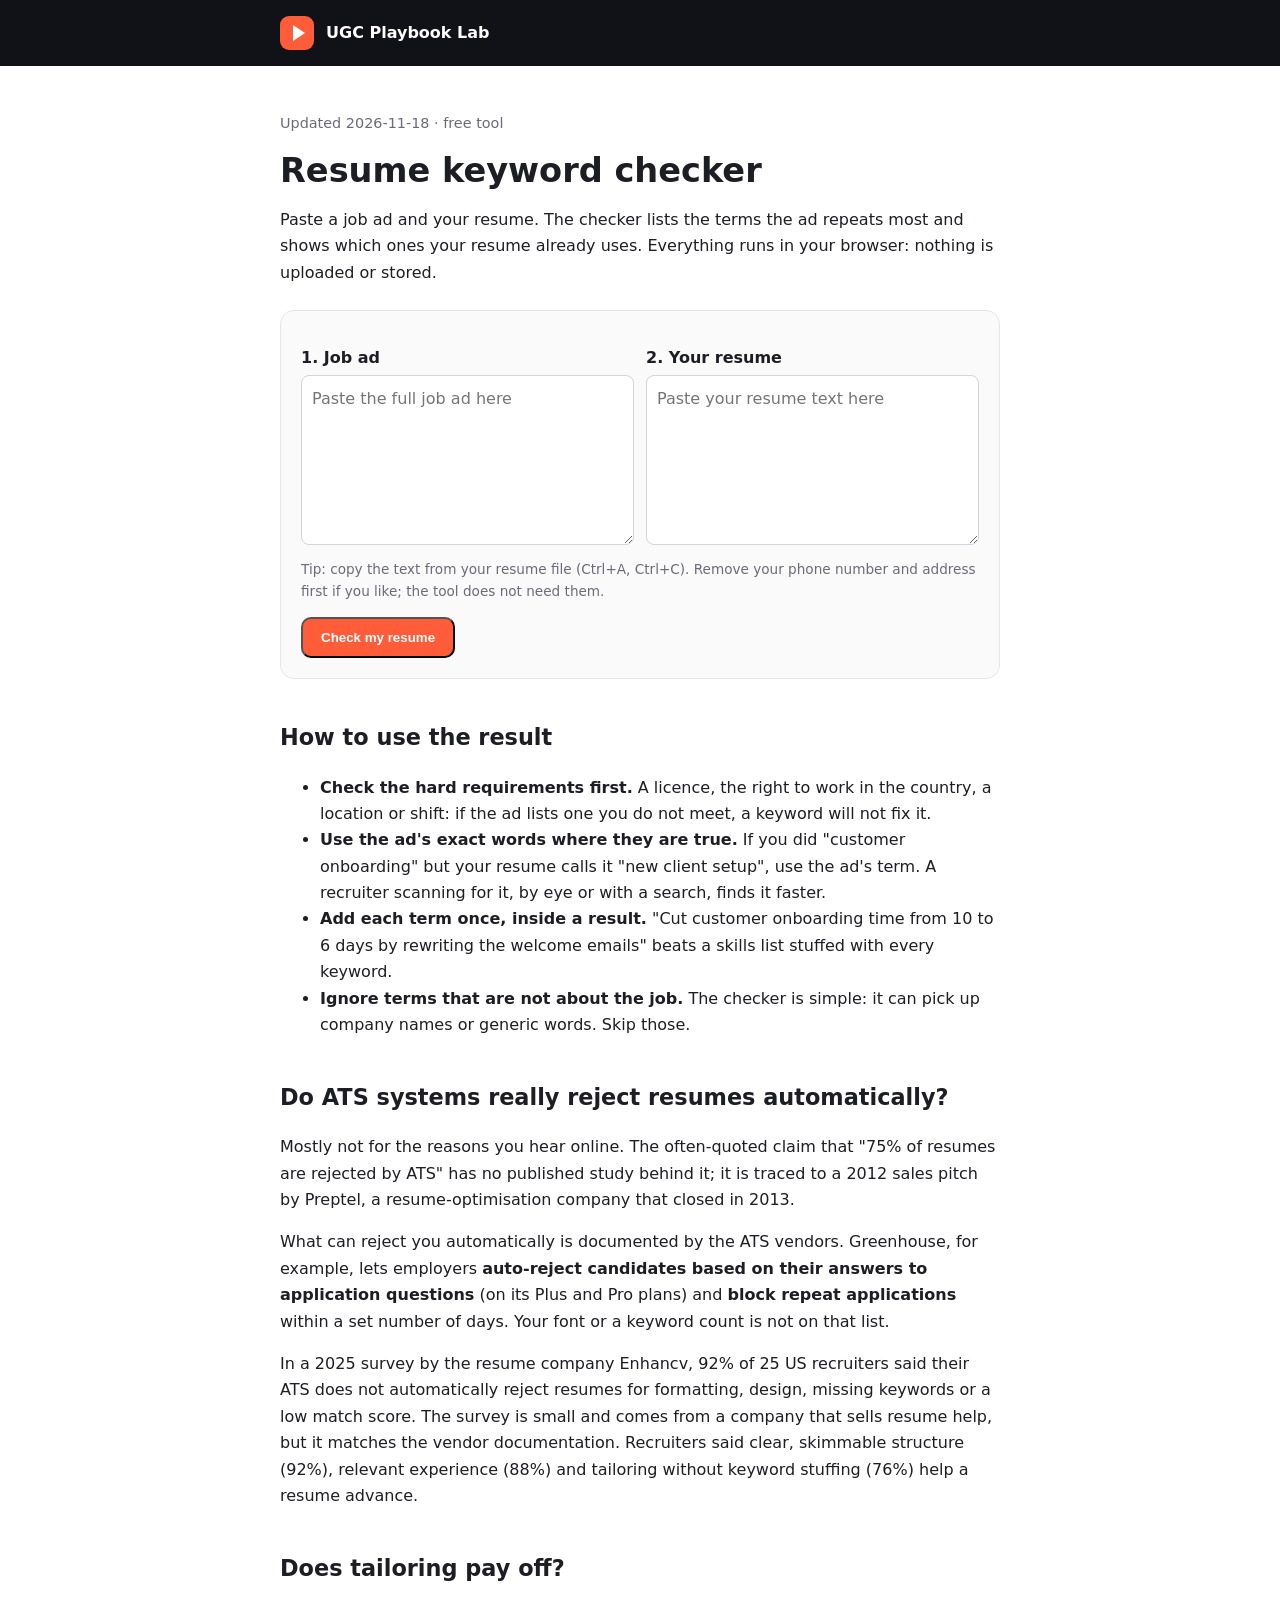
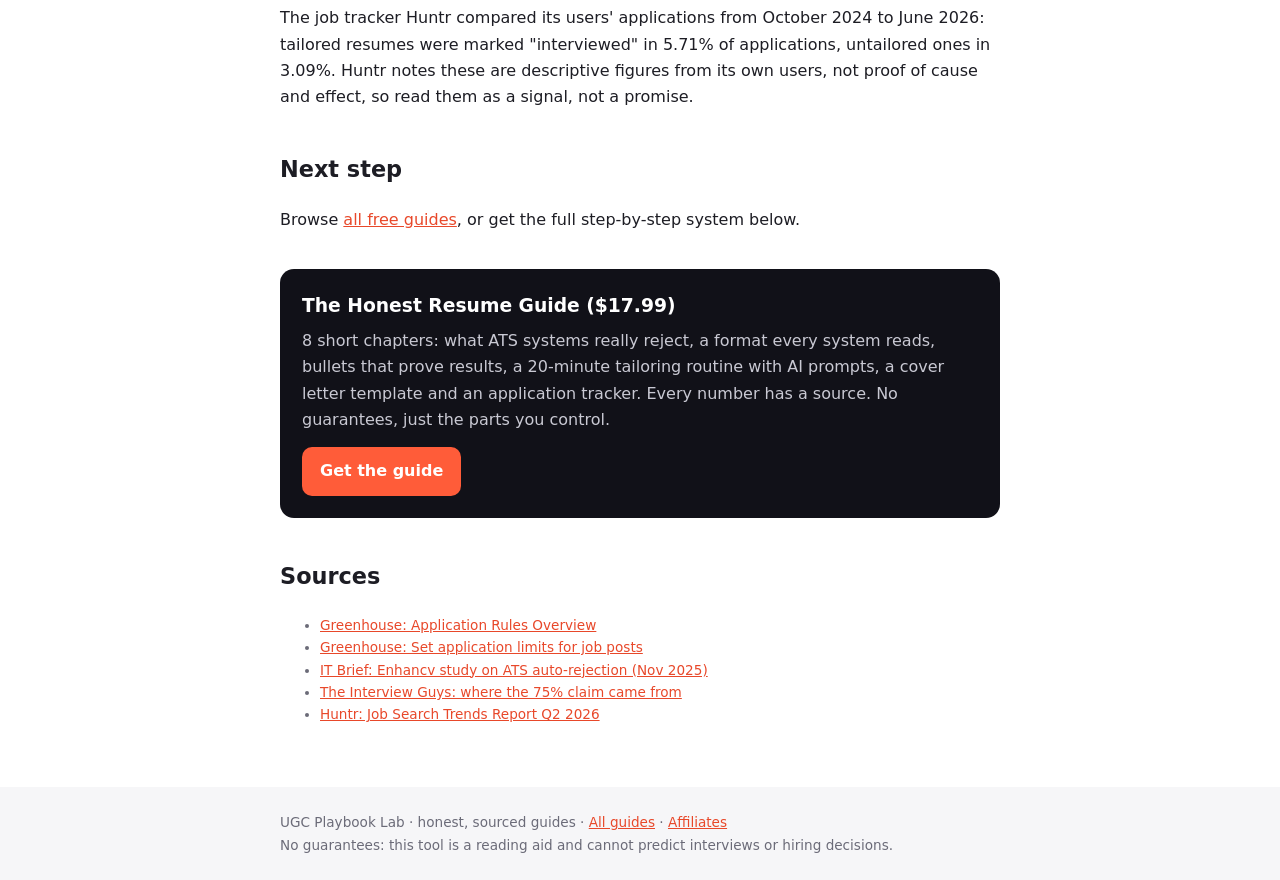
<file: resume-keyword-checker.html>
<!doctype html><html lang="en"><head><meta charset="utf-8"><meta name="viewport" content="width=device-width,initial-scale=1">
<title>Free Resume Keyword Checker: Compare Your Resume to a Job Ad</title><meta name="description" content="Free resume keyword checker: paste a job ad and your resume to see which key terms you already cover and which are missing. Runs in your browser, nothing is uploaded."><link rel="canonical" href="https://jansegersmatteo-ops.github.io/ugc-playbook-lab/resume-keyword-checker.html">
<meta property="og:title" content="Free Resume Keyword Checker: Compare Your Resume to a Job Ad"><meta property="og:description" content="Free resume keyword checker: paste a job ad and your resume to see which key terms you already cover and which are missing. Runs in your browser, nothing is uploaded."><meta property="og:type" content="article">
<link rel="stylesheet" href="style.css"><script type="application/ld+json">{"@context": "https://schema.org", "@type": "Article", "headline": "Free Resume Keyword Checker: Compare Your Resume to a Job Ad", "description": "Free resume keyword checker: paste a job ad and your resume to see which key terms you already cover and which are missing. Runs in your browser, nothing is uploaded.", "datePublished": "2026-11-18", "dateModified": "2026-11-18", "author": {"@type": "Organization", "name": "UGC Playbook Lab"}, "url": "https://jansegersmatteo-ops.github.io/ugc-playbook-lab/resume-keyword-checker.html"}</script></head><body>
<header><div class="w"><span class="logo"></span><a href="./">UGC Playbook Lab</a></div></header>
<main><div class="w"><p class="meta">Updated 2026-11-18 · free tool</p><h1>Resume keyword checker</h1>
<p>Paste a job ad and your resume. The checker lists the terms the ad repeats most and shows which ones your resume already uses. Everything runs in your browser: nothing is uploaded or stored.</p>
<style>
.calc{border:1px solid #e6e6ea;border-radius:14px;padding:20px;margin:24px 0;background:#fafafb}
.calc label{display:block;font-weight:600;margin:14px 0 4px}
.calc textarea{width:100%;min-height:170px;padding:10px;border:1px solid #d4d4dc;border-radius:8px;font:inherit;background:#fff;box-sizing:border-box}
.calc .row{display:grid;grid-template-columns:1fr 1fr;gap:12px}
.calc .hint{font-size:.85rem;color:#6b6b78;margin-top:4px}
.calc button{margin-top:14px}
.out{background:#111118;color:#fff;border-radius:12px;padding:18px;margin-top:18px}
.out .big{font-size:2rem;font-weight:800;color:#ff5c39}
.out ul{margin:8px 0 0;padding-left:18px;color:#c9c9d3;font-size:.92rem}
.tags{display:flex;flex-wrap:wrap;gap:6px;margin-top:8px}
.tag{border-radius:999px;padding:3px 10px;font-size:.85rem}
.tag.ok{background:#1f3b2a;color:#9fe3b5}
.tag.miss{background:#3b1f1f;color:#ffb3a3}
@media(max-width:560px){.calc .row{grid-template-columns:1fr}}
</style>
<div class="calc" id="calc">
<div class="row">
<div><label for="ad">1. Job ad</label><textarea id="ad" placeholder="Paste the full job ad here"></textarea></div>
<div><label for="cv">2. Your resume</label><textarea id="cv" placeholder="Paste your resume text here"></textarea></div>
</div>
<div class="hint">Tip: copy the text from your resume file (Ctrl+A, Ctrl+C). Remove your phone number and address first if you like; the tool does not need them.</div>
<button class="btn" id="go" type="button">Check my resume</button>
<div class="out" aria-live="polite" id="out" style="display:none"><div>Key terms from the ad covered by your resume</div><div class="big" id="score"></div>
<div><strong>Already in your resume</strong></div><div class="tags" id="ok"></div>
<div style="margin-top:12px"><strong>Missing: add only where it is true</strong></div><div class="tags" id="miss"></div>
<ul><li>Terms are two-word phrases and single words that the ad uses more than once or puts in the job title.</li><li>This is a reading aid, not an ATS score. Most recruiters read and rank resumes themselves (see below).</li></ul></div>
</div>
<script>
(function(){
const STOP=new Set("a about above across after again against all also am an and any are as at be because been before being below between both but by can could did do does doing down during each either etc few for from further get had has have having he her here hers him his how i if in into is it its itself just let may me might more most must my no nor not of off on once only or other our ours out over own per please same shall she should so some such than that the their them then there these they this those through to too under until up upon us very via was we were what when where which while who whom why will with within without would you your yours yourself role job candidate candidates team company work working ability able including include includes strong excellent good great well new using use based within year years experience experienced opportunity looking join ideal preferred required requirements responsibilities skills plus key make makes help day days time across like one two three".split(" "));
const norm=t=>t.toLowerCase().replace(/[’']/g,"'").replace(/[^a-z0-9+#.\-' ]+/g," ");
function words(t){return norm(t).split(/\s+/).map(w=>w.replace(/^[.\-']+|[.\-']+$/g,"")).filter(w=>w.length>1&&!/^\d+$/.test(w));}
function terms(ad){
 const segs=ad.split(/[.,;:!?\n\u2022()\/|]+/), uni=new Map(), bi=new Map();
 const head=new Set(words((ad.split("\n").find(l=>l.trim())||"").slice(0,120)));
 const add=(m,k)=>m.set(k,(m.get(k)||0)+1);
 segs.forEach(seg=>{const w=words(seg);for(let i=0;i<w.length;i++){if(!STOP.has(w[i]))add(uni,w[i]);if(i+1<w.length&&!STOP.has(w[i])&&!STOP.has(w[i+1]))add(bi,w[i]+" "+w[i+1]);}});
 const rank=m=>[...m].map(([k,v])=>[k,v+(k.split(" ").every(x=>head.has(x))?1:0)]).filter(([k,v])=>v>=2).sort((a,b)=>b[1]-a[1]).map(x=>x[0]);
 const pick=rank(bi).slice(0,12);
 for(const k of rank(uni)){if(pick.length>=25)break;if(pick.some(p=>p.split(" ").includes(k)))continue;pick.push(k);}
 return pick;
}
function esc(s){return s.replace(/[&<>"]/g,ch=>({"&":"&amp;","<":"&lt;",">":"&gt;",'"':"&quot;"}[ch]));}
document.getElementById("go").addEventListener("click",function(){
 const ad=document.getElementById("ad").value, cv=" "+words(document.getElementById("cv").value).join(" ")+" ";
 const t=terms(ad), ok=[], miss=[];
 t.forEach(k=>(cv.includes(" "+k+" ")?ok:miss).push(k));
 document.getElementById("out").style.display="block";
 document.getElementById("score").textContent=t.length?ok.length+" of "+t.length:"Paste a longer job ad";
 document.getElementById("ok").innerHTML=ok.map(k=>'<span class="tag ok">'+esc(k)+'</span>').join("")||"<span>None yet</span>";
 document.getElementById("miss").innerHTML=miss.map(k=>'<span class="tag miss">'+esc(k)+'</span>').join("")||"<span>Nothing missing</span>";
});
})();
</script>
<h2>How to use the result</h2>
<ul><li><strong>Check the hard requirements first.</strong> A licence, the right to work in the country, a location or shift: if the ad lists one you do not meet, a keyword will not fix it.</li>
<li><strong>Use the ad's exact words where they are true.</strong> If you did "customer onboarding" but your resume calls it "new client setup", use the ad's term. A recruiter scanning for it, by eye or with a search, finds it faster.</li>
<li><strong>Add each term once, inside a result.</strong> "Cut customer onboarding time from 10 to 6 days by rewriting the welcome emails" beats a skills list stuffed with every keyword.</li>
<li><strong>Ignore terms that are not about the job.</strong> The checker is simple: it can pick up company names or generic words. Skip those.</li></ul>
<h2>Do ATS systems really reject resumes automatically?</h2>
<p>Mostly not for the reasons you hear online. The often-quoted claim that "75% of resumes are rejected by ATS" has no published study behind it; it is traced to a 2012 sales pitch by Preptel, a resume-optimisation company that closed in 2013.</p>
<p>What can reject you automatically is documented by the ATS vendors. Greenhouse, for example, lets employers <strong>auto-reject candidates based on their answers to application questions</strong> (on its Plus and Pro plans) and <strong>block repeat applications</strong> within a set number of days. Your font or a keyword count is not on that list.</p>
<p>In a 2025 survey by the resume company Enhancv, 92% of 25 US recruiters said their ATS does not automatically reject resumes for formatting, design, missing keywords or a low match score. The survey is small and comes from a company that sells resume help, but it matches the vendor documentation. Recruiters said clear, skimmable structure (92%), relevant experience (88%) and tailoring without keyword stuffing (76%) help a resume advance.</p>
<h2>Does tailoring pay off?</h2>
<p>The job tracker Huntr compared its users' applications from October 2024 to June 2026: tailored resumes were marked "interviewed" in 5.71% of applications, untailored ones in 3.09%. Huntr notes these are descriptive figures from its own users, not proof of cause and effect, so read them as a signal, not a promise.</p>
<h2>Next step</h2><p>Browse <a href="./">all free guides</a>, or get the full step-by-step system below.</p>
<div class="cta"><h3>The Honest Resume Guide ($17.99)</h3><p>8 short chapters: what ATS systems really reject, a format every system reads, bullets that prove results, a 20-minute tailoring routine with AI prompts, a cover letter template and an application tracker. Every number has a source. No guarantees, just the parts you control.</p><a class="btn" href="https://whop.com/ugc-playbook-lab/the-honest-resume-guide/">Get the guide</a></div>
<h2>Sources</h2><ul class='src'><li><a href='https://support.greenhouse.io/hc/en-us/articles/203105595-Application-Rules-Overview' rel='nofollow noopener'>Greenhouse: Application Rules Overview</a></li><li><a href='https://support.greenhouse.io/hc/en-us/articles/24412757660443-Set-application-limits-for-job-posts' rel='nofollow noopener'>Greenhouse: Set application limits for job posts</a></li><li><a href='https://itbrief.co.uk/story/study-reveals-ats-rarely-auto-rejects-cvs-debunks-75-myth' rel='nofollow noopener'>IT Brief: Enhancv study on ATS auto-rejection (Nov 2025)</a></li><li><a href='https://blog.theinterviewguys.com/?p=1967' rel='nofollow noopener'>The Interview Guys: where the 75% claim came from</a></li><li><a href='https://huntr.co/research/job-search-trends-q2-2026' rel='nofollow noopener'>Huntr: Job Search Trends Report Q2 2026</a></li></ul></div></main>
<footer><div class="w">UGC Playbook Lab · honest, sourced guides · <a href="./">All guides</a> · <a href="affiliates.html">Affiliates</a><br>No guarantees: this tool is a reading aid and cannot predict interviews or hiring decisions.</div></footer></body></html>
</file>
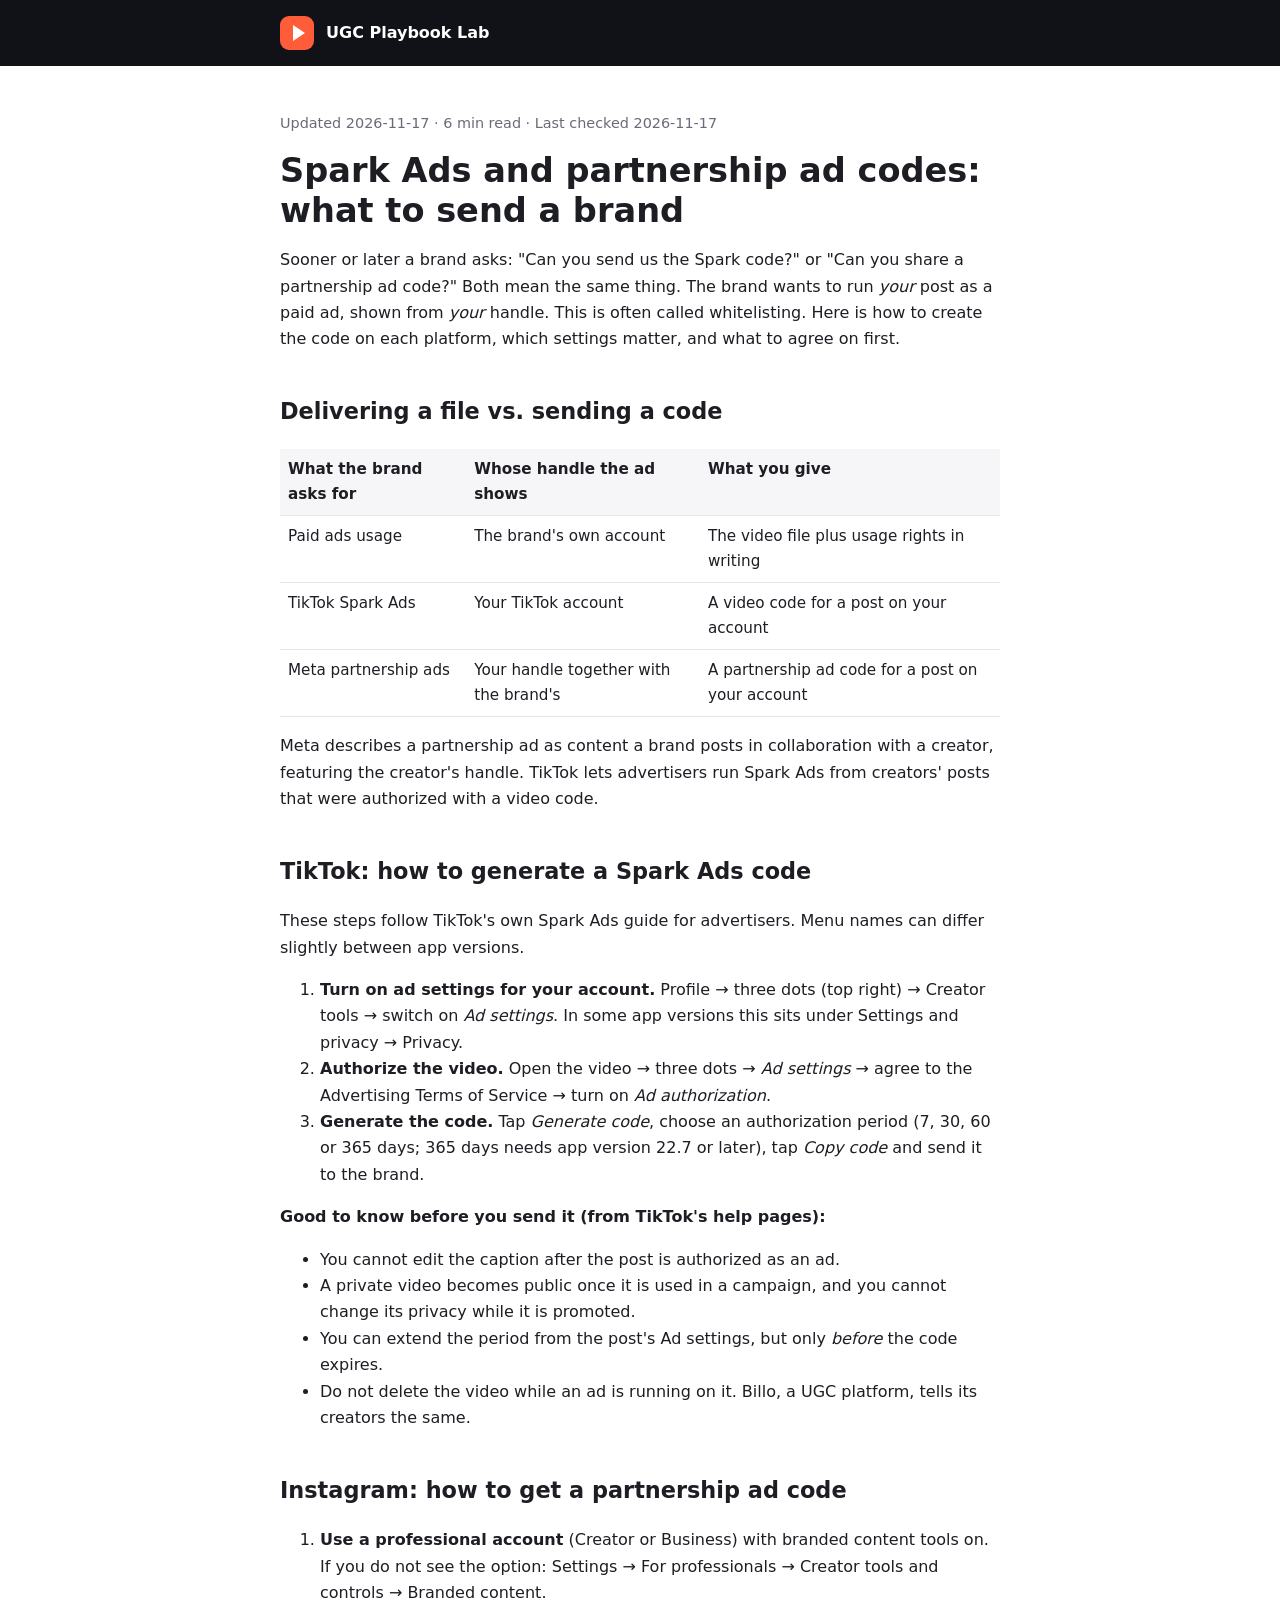
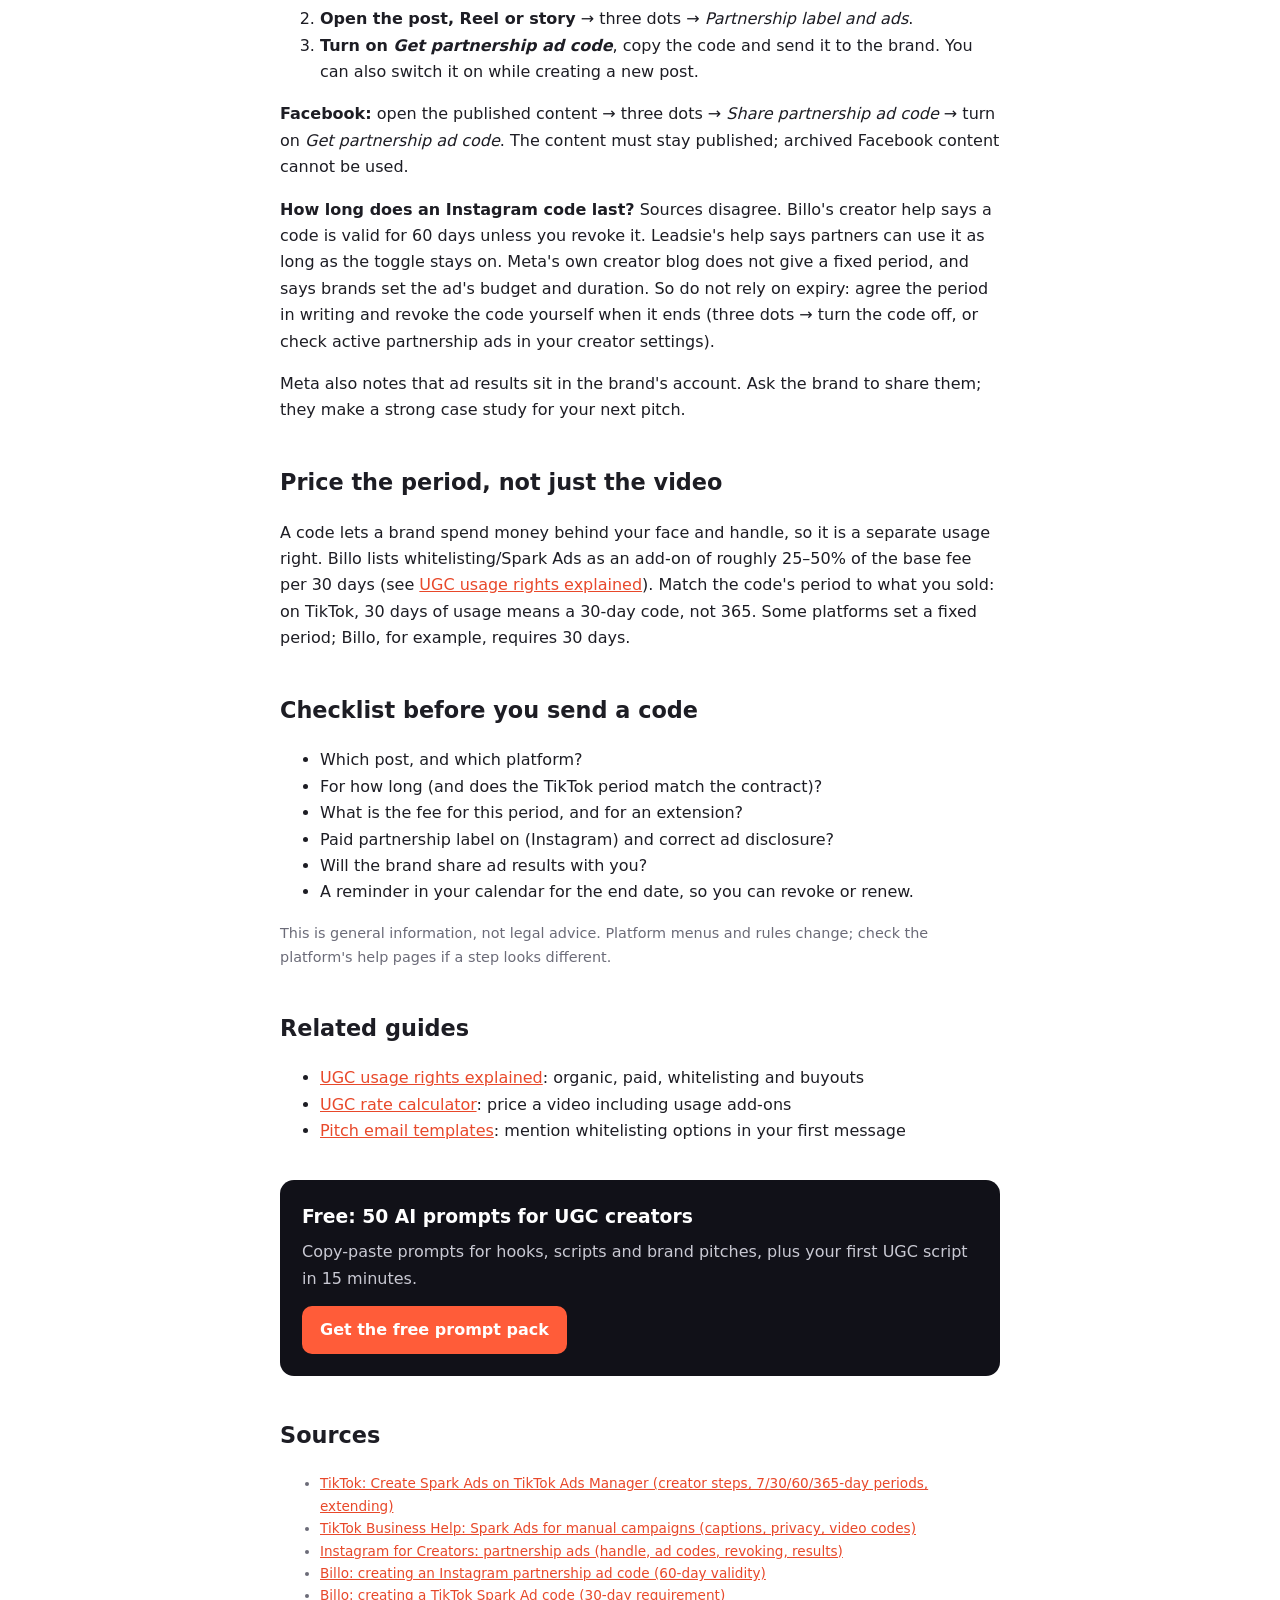
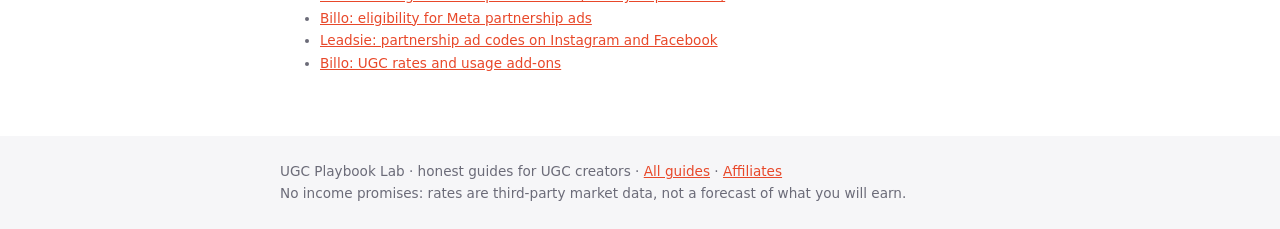
<file: spark-ads-partnership-ad-codes.html>
<!doctype html><html lang="en"><head><meta charset="utf-8"><meta name="viewport" content="width=device-width,initial-scale=1">
<title>Spark Ads and Partnership Ad Codes: A UGC Creator's Guide</title><meta name="description" content="How to generate a TikTok Spark Ads code and an Instagram partnership ad code, which period to pick, and what to check before you send one to a brand."><link rel="canonical" href="https://jansegersmatteo-ops.github.io/ugc-playbook-lab/spark-ads-partnership-ad-codes.html">
<meta property="og:title" content="Spark Ads and Partnership Ad Codes: A UGC Creator's Guide"><meta property="og:description" content="How to generate a TikTok Spark Ads code and an Instagram partnership ad code, which period to pick, and what to check before you send one to a brand."><meta property="og:type" content="article">
<link rel="stylesheet" href="style.css"><script type="application/ld+json">{"@context": "https://schema.org", "@type": "Article", "headline": "Spark Ads and Partnership Ad Codes: A UGC Creator's Guide", "description": "How to generate a TikTok Spark Ads code and an Instagram partnership ad code, which period to pick, and what to check before you send one to a brand.", "datePublished": "2026-11-17", "dateModified": "2026-11-17", "author": {"@type": "Organization", "name": "UGC Playbook Lab"}, "url": "https://jansegersmatteo-ops.github.io/ugc-playbook-lab/spark-ads-partnership-ad-codes.html"}</script></head><body>
<header><div class="w"><span class="logo"></span><a href="./">UGC Playbook Lab</a></div></header>
<main><div class="w"><p class="meta">Updated 2026-11-17 · 6 min read · Last checked 2026-11-17</p><h1>Spark Ads and partnership ad codes: what to send a brand</h1>
<p>Sooner or later a brand asks: "Can you send us the Spark code?" or "Can you share a partnership ad code?" Both mean the same thing. The brand wants to run <em>your</em> post as a paid ad, shown from <em>your</em> handle. This is often called whitelisting. Here is how to create the code on each platform, which settings matter, and what to agree on first.</p>
<h2>Delivering a file vs. sending a code</h2>
<table><tr><th>What the brand asks for</th><th>Whose handle the ad shows</th><th>What you give</th></tr>
<tr><td>Paid ads usage</td><td>The brand's own account</td><td>The video file plus usage rights in writing</td></tr>
<tr><td>TikTok Spark Ads</td><td>Your TikTok account</td><td>A video code for a post on your account</td></tr>
<tr><td>Meta partnership ads</td><td>Your handle together with the brand's</td><td>A partnership ad code for a post on your account</td></tr></table>
<p>Meta describes a partnership ad as content a brand posts in collaboration with a creator, featuring the creator's handle. TikTok lets advertisers run Spark Ads from creators' posts that were authorized with a video code.</p>
<h2>TikTok: how to generate a Spark Ads code</h2>
<p>These steps follow TikTok's own Spark Ads guide for advertisers. Menu names can differ slightly between app versions.</p>
<ol><li><strong>Turn on ad settings for your account.</strong> Profile → three dots (top right) → Creator tools → switch on <em>Ad settings</em>. In some app versions this sits under Settings and privacy → Privacy.</li>
<li><strong>Authorize the video.</strong> Open the video → three dots → <em>Ad settings</em> → agree to the Advertising Terms of Service → turn on <em>Ad authorization</em>.</li>
<li><strong>Generate the code.</strong> Tap <em>Generate code</em>, choose an authorization period (7, 30, 60 or 365 days; 365 days needs app version 22.7 or later), tap <em>Copy code</em> and send it to the brand.</li></ol>
<p><strong>Good to know before you send it (from TikTok's help pages):</strong></p>
<ul><li>You cannot edit the caption after the post is authorized as an ad.</li>
<li>A private video becomes public once it is used in a campaign, and you cannot change its privacy while it is promoted.</li>
<li>You can extend the period from the post's Ad settings, but only <em>before</em> the code expires.</li>
<li>Do not delete the video while an ad is running on it. Billo, a UGC platform, tells its creators the same.</li></ul>
<h2>Instagram: how to get a partnership ad code</h2>
<ol><li><strong>Use a professional account</strong> (Creator or Business) with branded content tools on. If you do not see the option: Settings → For professionals → Creator tools and controls → Branded content.</li>
<li><strong>Open the post, Reel or story</strong> → three dots → <em>Partnership label and ads</em>.</li>
<li><strong>Turn on <em>Get partnership ad code</em></strong>, copy the code and send it to the brand. You can also switch it on while creating a new post.</li></ol>
<p><strong>Facebook:</strong> open the published content → three dots → <em>Share partnership ad code</em> → turn on <em>Get partnership ad code</em>. The content must stay published; archived Facebook content cannot be used.</p>
<p><strong>How long does an Instagram code last?</strong> Sources disagree. Billo's creator help says a code is valid for 60 days unless you revoke it. Leadsie's help says partners can use it as long as the toggle stays on. Meta's own creator blog does not give a fixed period, and says brands set the ad's budget and duration. So do not rely on expiry: agree the period in writing and revoke the code yourself when it ends (three dots → turn the code off, or check active partnership ads in your creator settings).</p>
<p>Meta also notes that ad results sit in the brand's account. Ask the brand to share them; they make a strong case study for your next pitch.</p>
<h2>Price the period, not just the video</h2>
<p>A code lets a brand spend money behind your face and handle, so it is a separate usage right. Billo lists whitelisting/Spark Ads as an add-on of roughly 25–50% of the base fee per 30 days (see <a href="ugc-usage-rights-explained.html">UGC usage rights explained</a>). Match the code's period to what you sold: on TikTok, 30 days of usage means a 30-day code, not 365. Some platforms set a fixed period; Billo, for example, requires 30 days.</p>
<h2>Checklist before you send a code</h2>
<ul><li>Which post, and which platform?</li>
<li>For how long (and does the TikTok period match the contract)?</li>
<li>What is the fee for this period, and for an extension?</li>
<li>Paid partnership label on (Instagram) and correct ad disclosure?</li>
<li>Will the brand share ad results with you?</li>
<li>A reminder in your calendar for the end date, so you can revoke or renew.</li></ul>
<p class="meta">This is general information, not legal advice. Platform menus and rules change; check the platform's help pages if a step looks different.</p>
<h2>Related guides</h2><ul><li><a href="ugc-usage-rights-explained.html">UGC usage rights explained</a>: organic, paid, whitelisting and buyouts</li><li><a href="ugc-rate-calculator.html">UGC rate calculator</a>: price a video including usage add-ons</li><li><a href="ugc-pitch-email-template.html">Pitch email templates</a>: mention whitelisting options in your first message</li></ul>
<div class="cta"><h3>Free: 50 AI prompts for UGC creators</h3><p>Copy-paste prompts for hooks, scripts and brand pitches, plus your first UGC script in 15 minutes.</p><a class="btn" href="https://whop.com/ugc-playbook-lab/free-50-ai-prompts-for-ugc/">Get the free prompt pack</a></div>
<h2>Sources</h2><ul class='src'>
<li><a href='https://ads.tiktok.com/business/library/Generate_SparkAds_on_TTAM_via_PushnPull.pdf' rel='nofollow noopener'>TikTok: Create Spark Ads on TikTok Ads Manager (creator steps, 7/30/60/365-day periods, extending)</a></li>
<li><a href='https://ads.tiktok.com/help/article?aid=10007470' rel='nofollow noopener'>TikTok Business Help: Spark Ads for manual campaigns (captions, privacy, video codes)</a></li>
<li><a href='https://creators.instagram.com/blog/introducing-partnership-ads' rel='nofollow noopener'>Instagram for Creators: partnership ads (handle, ad codes, revoking, results)</a></li>
<li><a href='https://help.billo.app/en/articles/12077707-for-creators-how-to-create-and-share-an-instagram-partnership-ad-code' rel='nofollow noopener'>Billo: creating an Instagram partnership ad code (60-day validity)</a></li>
<li><a href='https://help.billo.app/en/articles/12129799-for-creators-how-to-create-and-share-a-tiktok-spark-ad-code' rel='nofollow noopener'>Billo: creating a TikTok Spark Ad code (30-day requirement)</a></li>
<li><a href='https://help.billo.app/en/articles/12077609-for-creators-creator-eligibility-requirements-for-partnership-ads-meta' rel='nofollow noopener'>Billo: eligibility for Meta partnership ads</a></li>
<li><a href='https://help.leadsie.com/article/134-partnership-ad-code-instagram-facebook' rel='nofollow noopener'>Leadsie: partnership ad codes on Instagram and Facebook</a></li>
<li><a href='https://billo.app/blog/ugc-rates/' rel='nofollow noopener'>Billo: UGC rates and usage add-ons</a></li></ul></div></main>
<footer><div class="w">UGC Playbook Lab · honest guides for UGC creators · <a href="./">All guides</a> · <a href="affiliates.html">Affiliates</a><br>No income promises: rates are third-party market data, not a forecast of what you will earn.</div></footer></body></html>
</file>
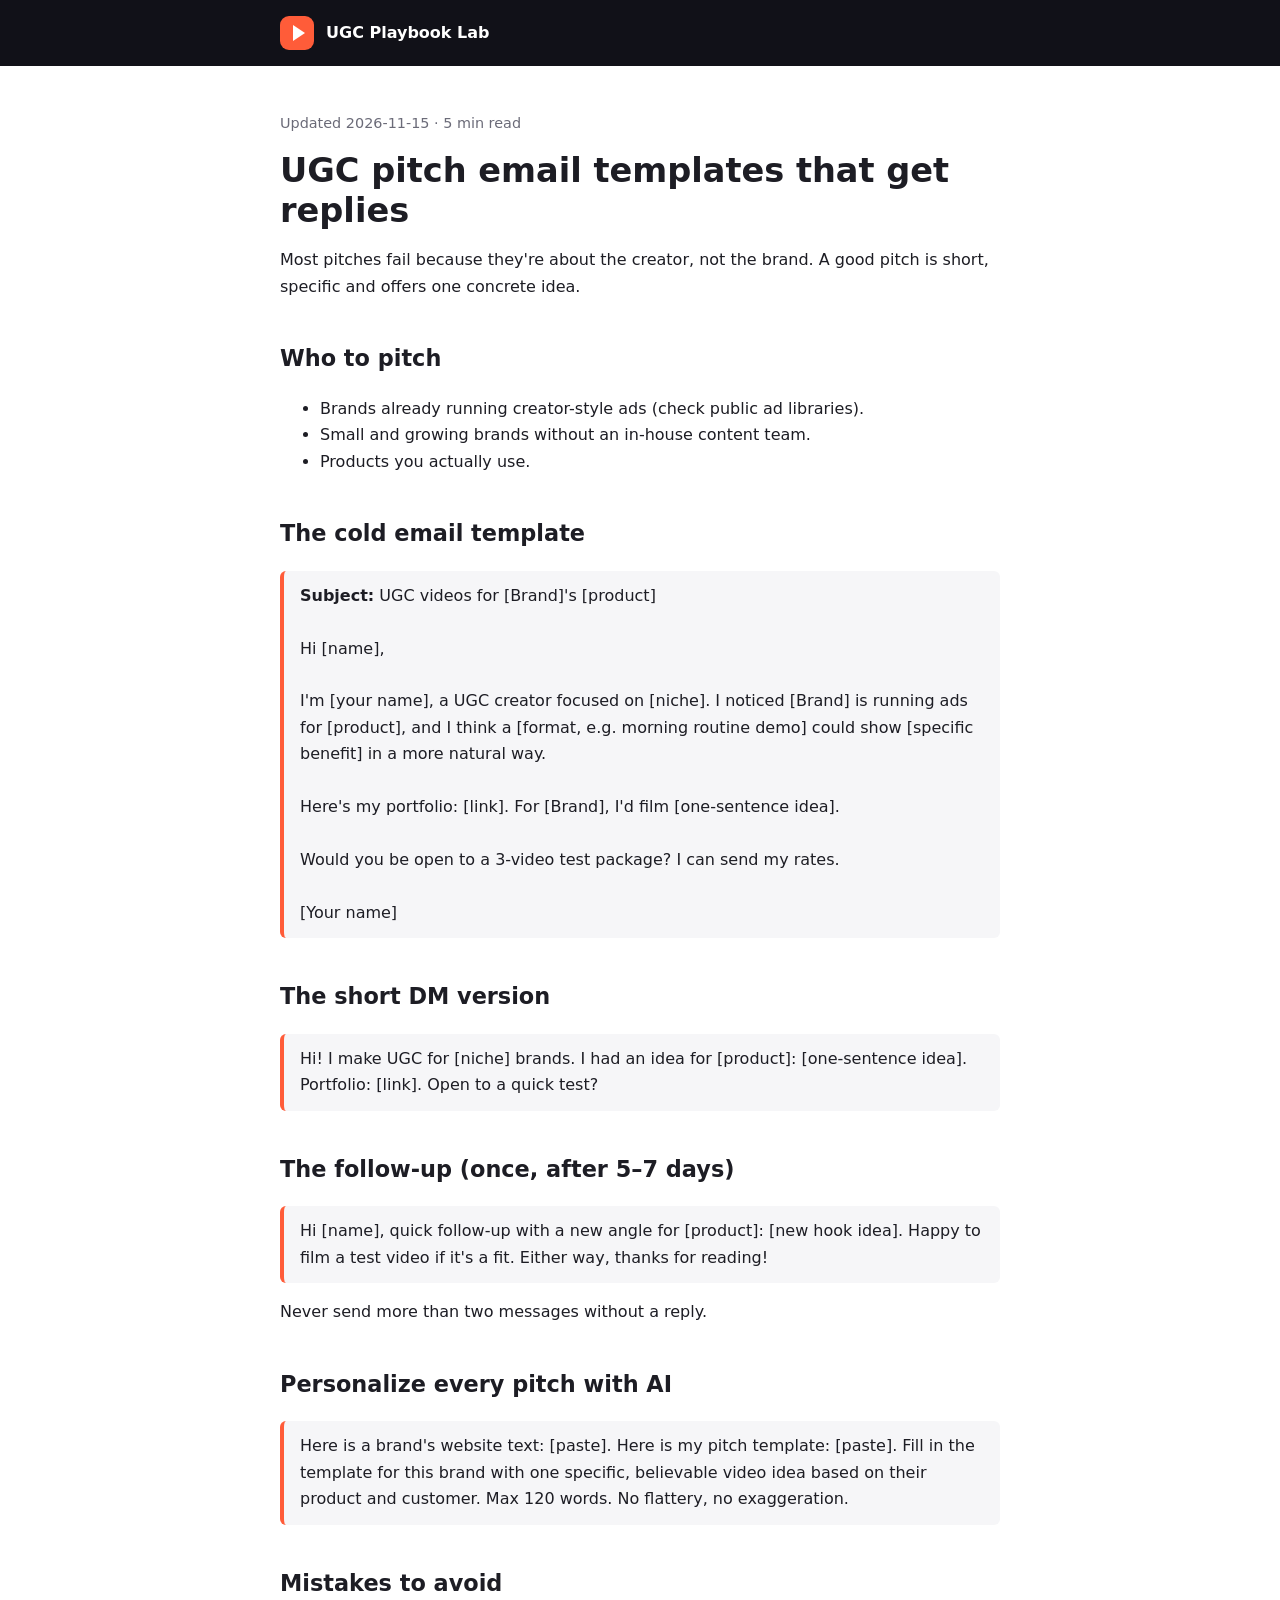
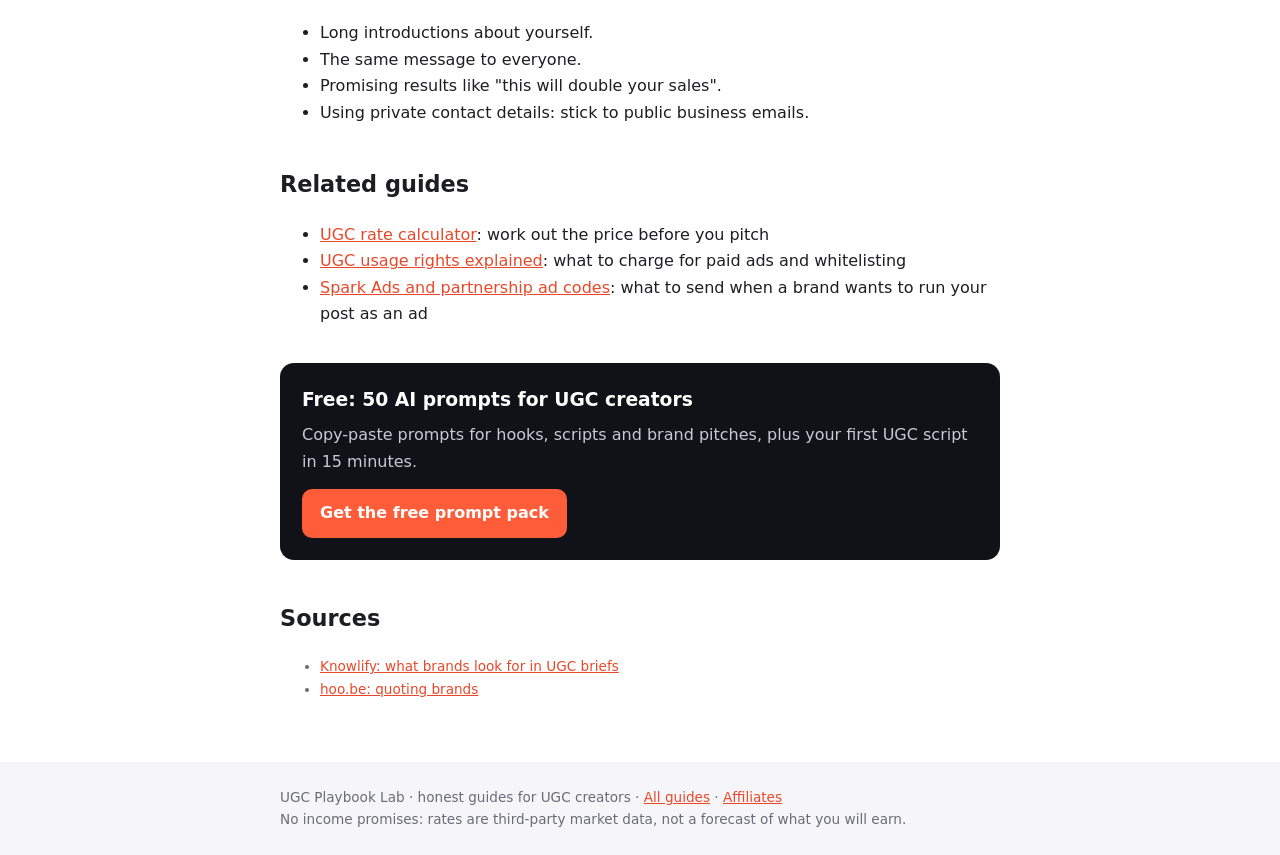
<file: ugc-pitch-email-template.html>
<!doctype html><html lang="en"><head><meta charset="utf-8"><meta name="viewport" content="width=device-width,initial-scale=1">
<title>UGC Pitch Email Templates That Get Replies (Copy-Paste)</title><meta name="description" content="Short, personal UGC pitch email and DM templates, a follow-up template, and an AI prompt to personalize every pitch."><link rel="canonical" href="https://jansegersmatteo-ops.github.io/ugc-playbook-lab/ugc-pitch-email-template.html">
<meta property="og:title" content="UGC Pitch Email Templates That Get Replies (Copy-Paste)"><meta property="og:description" content="Short, personal UGC pitch email and DM templates, a follow-up template, and an AI prompt to personalize every pitch."><meta property="og:type" content="article">
<link rel="stylesheet" href="style.css"><script type="application/ld+json">{"@context": "https://schema.org", "@type": "Article", "headline": "UGC Pitch Email Templates That Get Replies (Copy-Paste)", "description": "Short, personal UGC pitch email and DM templates, a follow-up template, and an AI prompt to personalize every pitch.", "datePublished": "2026-11-15", "dateModified": "2026-11-15", "author": {"@type": "Organization", "name": "UGC Playbook Lab"}, "url": "https://jansegersmatteo-ops.github.io/ugc-playbook-lab/ugc-pitch-email-template.html"}</script></head><body>
<header><div class="w"><span class="logo"></span><a href="./">UGC Playbook Lab</a></div></header>
<main><div class="w"><p class="meta">Updated 2026-11-15 · 5 min read</p><h1>UGC pitch email templates that get replies</h1>
<p>Most pitches fail because they're about the creator, not the brand. A good pitch is short, specific and offers one concrete idea.</p>
<h2>Who to pitch</h2><ul><li>Brands already running creator-style ads (check public ad libraries).</li><li>Small and growing brands without an in-house content team.</li><li>Products you actually use.</li></ul>
<h2>The cold email template</h2>
<blockquote><strong>Subject:</strong> UGC videos for [Brand]'s [product]<br><br>Hi [name],<br><br>I'm [your name], a UGC creator focused on [niche]. I noticed [Brand] is running ads for [product], and I think a [format, e.g. morning routine demo] could show [specific benefit] in a more natural way.<br><br>Here's my portfolio: [link]. For [Brand], I'd film [one-sentence idea].<br><br>Would you be open to a 3-video test package? I can send my rates.<br><br>[Your name]</blockquote>
<h2>The short DM version</h2>
<blockquote>Hi! I make UGC for [niche] brands. I had an idea for [product]: [one-sentence idea]. Portfolio: [link]. Open to a quick test?</blockquote>
<h2>The follow-up (once, after 5–7 days)</h2>
<blockquote>Hi [name], quick follow-up with a new angle for [product]: [new hook idea]. Happy to film a test video if it's a fit. Either way, thanks for reading!</blockquote>
<p>Never send more than two messages without a reply.</p>
<h2>Personalize every pitch with AI</h2>
<blockquote>Here is a brand's website text: [paste]. Here is my pitch template: [paste]. Fill in the template for this brand with one specific, believable video idea based on their product and customer. Max 120 words. No flattery, no exaggeration.</blockquote>
<h2>Mistakes to avoid</h2><ul><li>Long introductions about yourself.</li><li>The same message to everyone.</li><li>Promising results like "this will double your sales".</li><li>Using private contact details: stick to public business emails.</li></ul><h2>Related guides</h2><ul><li><a href="ugc-rate-calculator.html">UGC rate calculator</a>: work out the price before you pitch</li><li><a href="ugc-usage-rights-explained.html">UGC usage rights explained</a>: what to charge for paid ads and whitelisting</li><li><a href="spark-ads-partnership-ad-codes.html">Spark Ads and partnership ad codes</a>: what to send when a brand wants to run your post as an ad</li></ul><div class="cta"><h3>Free: 50 AI prompts for UGC creators</h3><p>Copy-paste prompts for hooks, scripts and brand pitches, plus your first UGC script in 15 minutes.</p><a class="btn" href="https://whop.com/ugc-playbook-lab/free-50-ai-prompts-for-ugc/">Get the free prompt pack</a></div><h2>Sources</h2><ul class='src'><li><a href='https://knowlify.com/articles/ugc-creator-rates' rel='nofollow noopener'>Knowlify: what brands look for in UGC briefs</a></li><li><a href='https://hoo.be/blog/ugc-creator-rates-2026' rel='nofollow noopener'>hoo.be: quoting brands</a></li></ul></div></main>
<footer><div class="w">UGC Playbook Lab · honest guides for UGC creators · <a href="./">All guides</a> · <a href="affiliates.html">Affiliates</a><br>No income promises: rates are third-party market data, not a forecast of what you will earn.</div></footer></body></html>
</file>
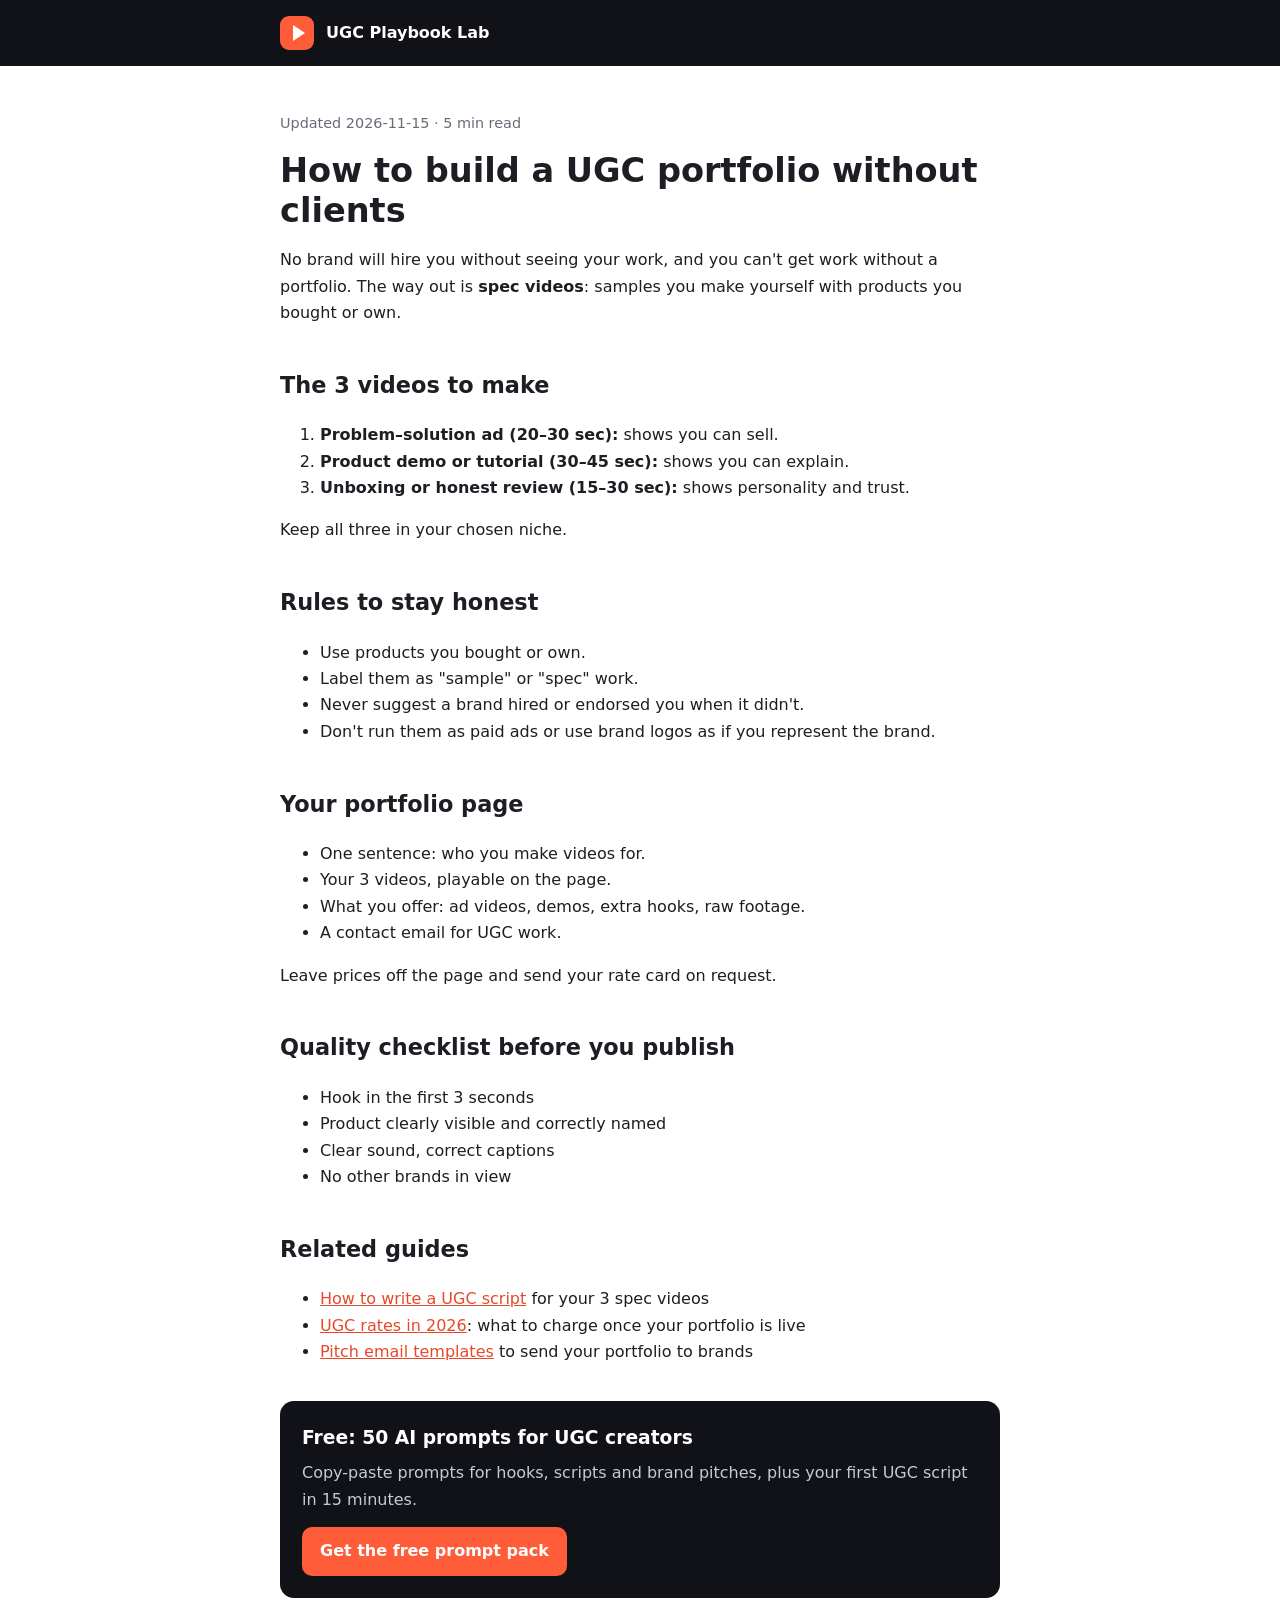
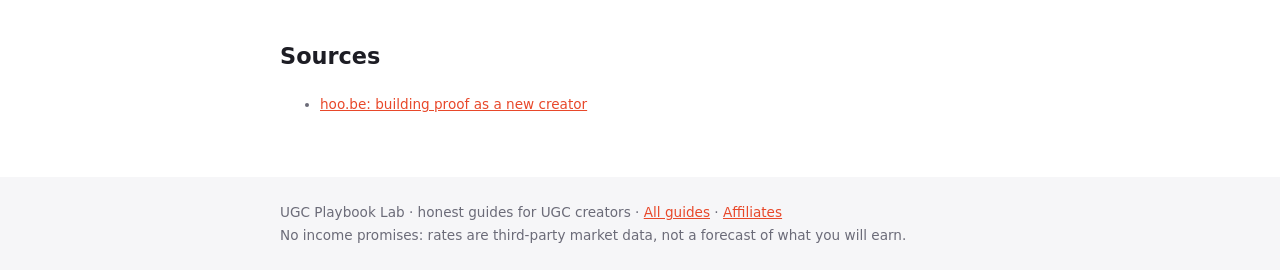
<file: ugc-portfolio-without-clients.html>
<!doctype html><html lang="en"><head><meta charset="utf-8"><meta name="viewport" content="width=device-width,initial-scale=1">
<title>How to Build a UGC Portfolio Without Clients (3 Spec Videos)</title><meta name="description" content="Build a UGC portfolio with no clients: what spec videos are, the 3 formats to film, the rules to stay honest, and what to put on your portfolio page."><link rel="canonical" href="https://jansegersmatteo-ops.github.io/ugc-playbook-lab/ugc-portfolio-without-clients.html">
<meta property="og:title" content="How to Build a UGC Portfolio Without Clients (3 Spec Videos)"><meta property="og:description" content="Build a UGC portfolio with no clients: what spec videos are, the 3 formats to film, the rules to stay honest, and what to put on your portfolio page."><meta property="og:type" content="article">
<link rel="stylesheet" href="style.css"><script type="application/ld+json">{"@context": "https://schema.org", "@type": "Article", "headline": "How to Build a UGC Portfolio Without Clients (3 Spec Videos)", "description": "Build a UGC portfolio with no clients: what spec videos are, the 3 formats to film, the rules to stay honest, and what to put on your portfolio page.", "datePublished": "2026-11-15", "dateModified": "2026-11-16", "author": {"@type": "Organization", "name": "UGC Playbook Lab"}, "url": "https://jansegersmatteo-ops.github.io/ugc-playbook-lab/ugc-portfolio-without-clients.html"}</script></head><body>
<header><div class="w"><span class="logo"></span><a href="./">UGC Playbook Lab</a></div></header>
<main><div class="w"><p class="meta">Updated 2026-11-15 · 5 min read</p><h1>How to build a UGC portfolio without clients</h1>
<p>No brand will hire you without seeing your work, and you can't get work without a portfolio. The way out is <strong>spec videos</strong>: samples you make yourself with products you bought or own.</p>
<h2>The 3 videos to make</h2><ol><li><strong>Problem–solution ad (20–30 sec):</strong> shows you can sell.</li><li><strong>Product demo or tutorial (30–45 sec):</strong> shows you can explain.</li><li><strong>Unboxing or honest review (15–30 sec):</strong> shows personality and trust.</li></ol><p>Keep all three in your chosen niche.</p>
<h2>Rules to stay honest</h2><ul><li>Use products you bought or own.</li><li>Label them as "sample" or "spec" work.</li><li>Never suggest a brand hired or endorsed you when it didn't.</li><li>Don't run them as paid ads or use brand logos as if you represent the brand.</li></ul>
<h2>Your portfolio page</h2><ul><li>One sentence: who you make videos for.</li><li>Your 3 videos, playable on the page.</li><li>What you offer: ad videos, demos, extra hooks, raw footage.</li><li>A contact email for UGC work.</li></ul><p>Leave prices off the page and send your rate card on request.</p>
<h2>Quality checklist before you publish</h2><ul><li>Hook in the first 3 seconds</li><li>Product clearly visible and correctly named</li><li>Clear sound, correct captions</li><li>No other brands in view</li></ul><h2>Related guides</h2><ul><li><a href="how-to-write-a-ugc-script.html">How to write a UGC script</a> for your 3 spec videos</li><li><a href="ugc-rates-2026.html">UGC rates in 2026</a>: what to charge once your portfolio is live</li><li><a href="ugc-pitch-email-template.html">Pitch email templates</a> to send your portfolio to brands</li></ul><div class="cta"><h3>Free: 50 AI prompts for UGC creators</h3><p>Copy-paste prompts for hooks, scripts and brand pitches, plus your first UGC script in 15 minutes.</p><a class="btn" href="https://whop.com/ugc-playbook-lab/free-50-ai-prompts-for-ugc/">Get the free prompt pack</a></div><h2>Sources</h2><ul class='src'><li><a href='https://hoo.be/blog/ugc-creator-rates-2026' rel='nofollow noopener'>hoo.be: building proof as a new creator</a></li></ul></div></main>
<footer><div class="w">UGC Playbook Lab · honest guides for UGC creators · <a href="./">All guides</a> · <a href="affiliates.html">Affiliates</a><br>No income promises: rates are third-party market data, not a forecast of what you will earn.</div></footer></body></html>
</file>
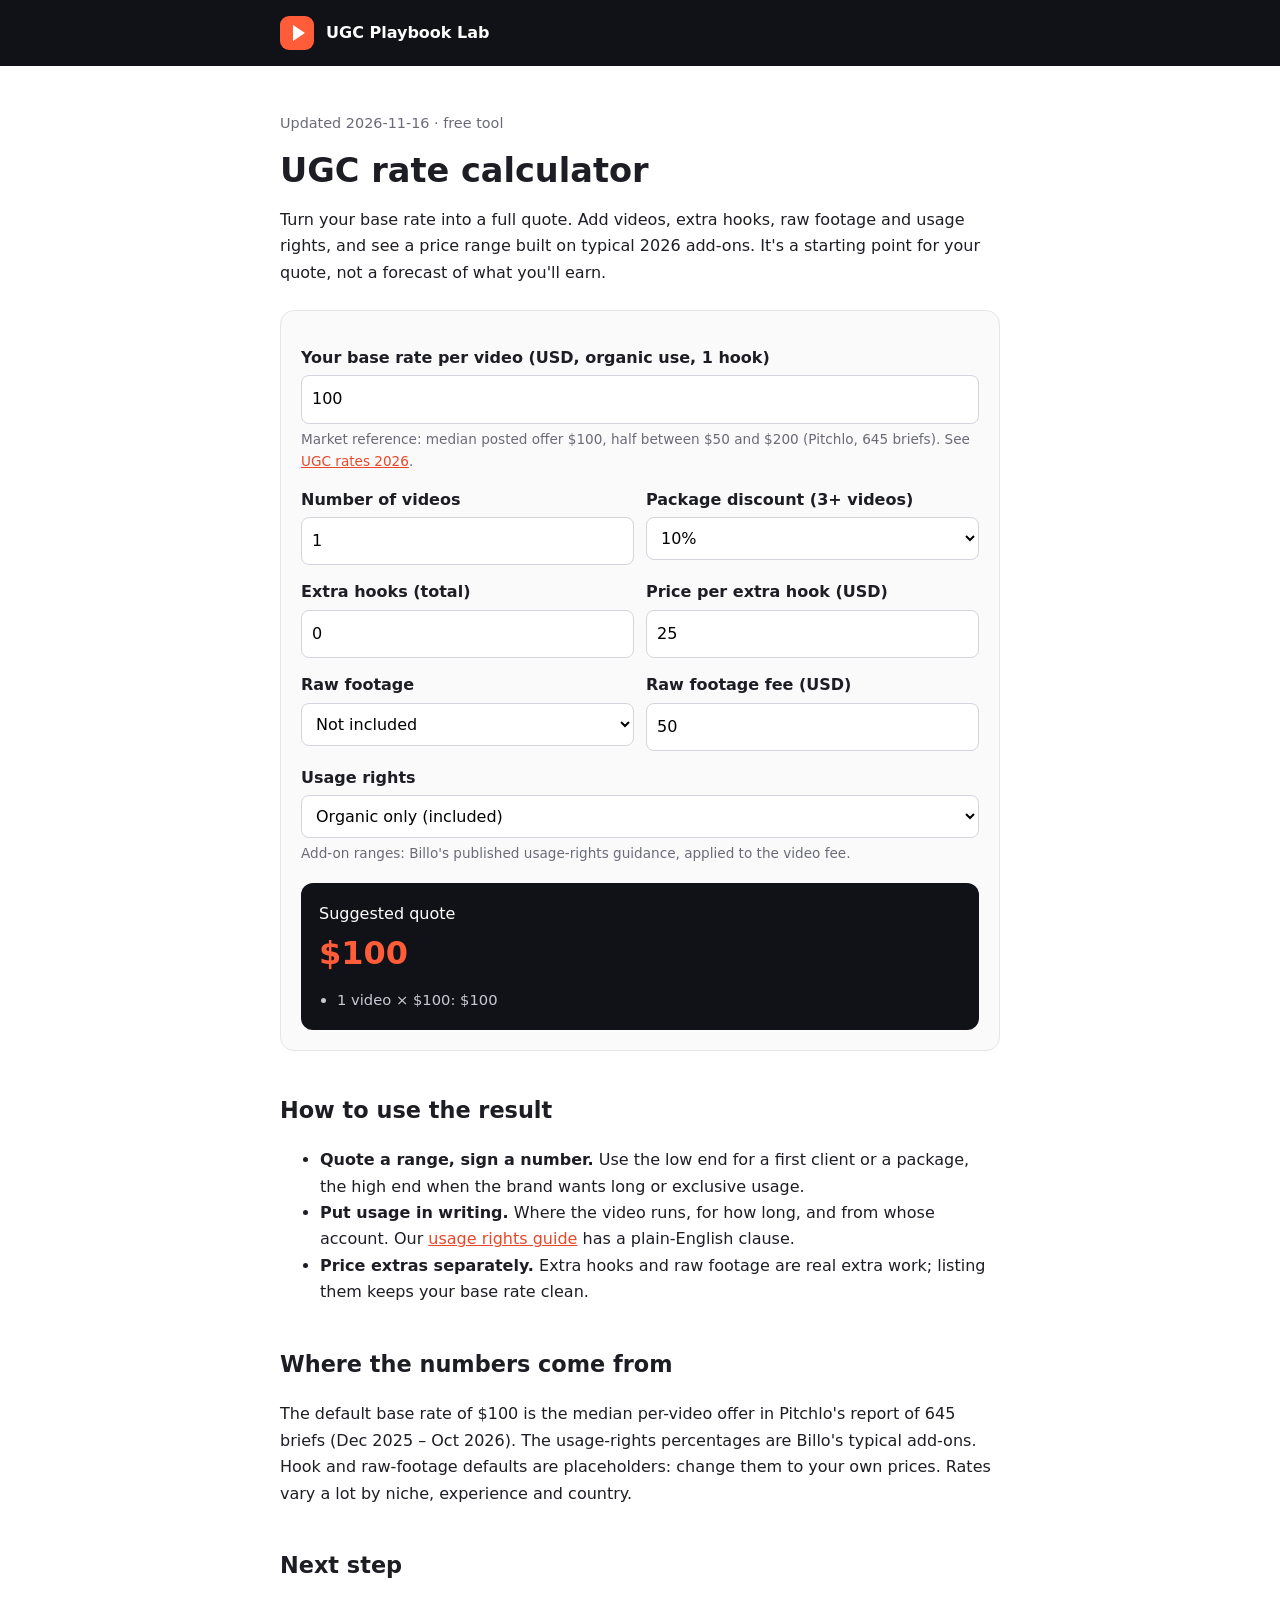
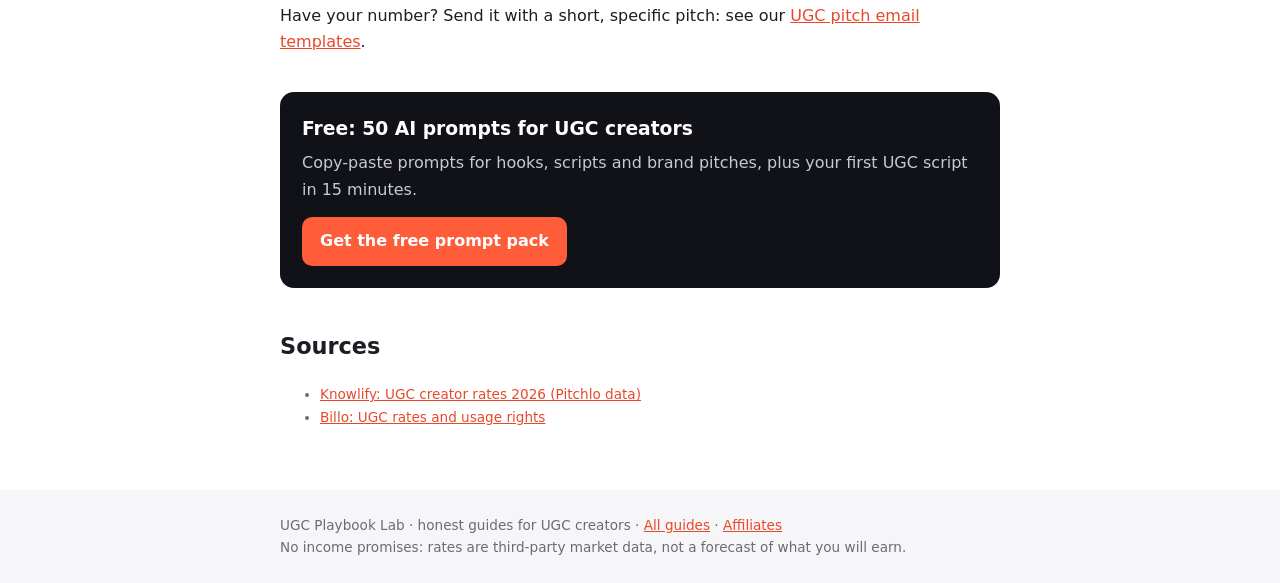
<file: ugc-rate-calculator.html>
<!doctype html><html lang="en"><head><meta charset="utf-8"><meta name="viewport" content="width=device-width,initial-scale=1">
<title>UGC Rate Calculator 2026: Price Your Videos, Hooks and Usage Rights</title><meta name="description" content="Free UGC rate calculator: enter your base rate, add hooks, raw footage and usage rights (paid ads, whitelisting, buyout) and get a price range based on 2026 market data."><link rel="canonical" href="https://jansegersmatteo-ops.github.io/ugc-playbook-lab/ugc-rate-calculator.html">
<meta property="og:title" content="UGC Rate Calculator 2026: Price Your Videos, Hooks and Usage Rights"><meta property="og:description" content="Free UGC rate calculator: enter your base rate, add hooks, raw footage and usage rights (paid ads, whitelisting, buyout) and get a price range based on 2026 market data."><meta property="og:type" content="article">
<link rel="stylesheet" href="style.css"><script type="application/ld+json">{"@context": "https://schema.org", "@type": "Article", "headline": "UGC Rate Calculator 2026: Price Your Videos, Hooks and Usage Rights", "description": "Free UGC rate calculator: enter your base rate, add hooks, raw footage and usage rights (paid ads, whitelisting, buyout) and get a price range based on 2026 market data.", "datePublished": "2026-11-16", "dateModified": "2026-11-16", "author": {"@type": "Organization", "name": "UGC Playbook Lab"}, "url": "https://jansegersmatteo-ops.github.io/ugc-playbook-lab/ugc-rate-calculator.html"}</script></head><body>
<header><div class="w"><span class="logo"></span><a href="./">UGC Playbook Lab</a></div></header>
<main><div class="w"><p class="meta">Updated 2026-11-16 · free tool</p><h1>UGC rate calculator</h1>
<p>Turn your base rate into a full quote. Add videos, extra hooks, raw footage and usage rights, and see a price range built on typical 2026 add-ons. It's a starting point for your quote, not a forecast of what you'll earn.</p>
<style>
.calc{border:1px solid #e6e6ea;border-radius:14px;padding:20px;margin:24px 0;background:#fafafb}
.calc label{display:block;font-weight:600;margin:14px 0 4px}
.calc input,.calc select{width:100%;padding:10px;border:1px solid #d4d4dc;border-radius:8px;font:inherit;background:#fff}
.calc .row{display:grid;grid-template-columns:1fr 1fr;gap:12px}
.calc .hint{font-size:.85rem;color:#6b6b78;margin-top:4px}
.out{background:#111118;color:#fff;border-radius:12px;padding:18px;margin-top:18px}
.out .big{font-size:2rem;font-weight:800;color:#ff5c39}
.out ul{margin:8px 0 0;padding-left:18px;color:#c9c9d3;font-size:.92rem}
@media(max-width:560px){.calc .row{grid-template-columns:1fr}}
</style>
<div class="calc" id="calc">
<label for="base">Your base rate per video (USD, organic use, 1 hook)</label>
<input id="base" type="number" min="0" step="5" value="100">
<div class="hint">Market reference: median posted offer $100, half between $50 and $200 (Pitchlo, 645 briefs). See <a href="ugc-rates-2026.html">UGC rates 2026</a>.</div>
<div class="row">
<div><label for="videos">Number of videos</label><input id="videos" type="number" min="1" step="1" value="1"></div>
<div><label for="pack">Package discount (3+ videos)</label><select id="pack"><option value="0">None</option><option value="10" selected>10%</option><option value="15">15%</option></select></div>
</div>
<div class="row">
<div><label for="hooks">Extra hooks (total)</label><input id="hooks" type="number" min="0" step="1" value="0"></div>
<div><label for="hookp">Price per extra hook (USD)</label><input id="hookp" type="number" min="0" step="5" value="25"></div>
</div>
<div class="row">
<div><label for="raw">Raw footage</label><select id="raw"><option value="0">Not included</option><option value="1">Included (add fee)</option></select></div>
<div><label for="rawp">Raw footage fee (USD)</label><input id="rawp" type="number" min="0" step="5" value="50"></div>
</div>
<label for="usage">Usage rights</label>
<select id="usage">
<option value="0,0,0">Organic only (included)</option>
<option value="15,30,1">Paid ads, per 30 days (+15–30%)</option>
<option value="25,50,1">Whitelisting / Spark Ads, per 30 days (+25–50%)</option>
<option value="70,100,0">12 months usage (+70–100%)</option>
<option value="150,300,0">Perpetual buyout (+150–300%)</option>
</select>
<div class="row" id="monthsRow" style="display:none"><div><label for="months">Number of 30-day periods</label><input id="months" type="number" min="1" step="1" value="1"></div><div></div></div>
<div class="hint">Add-on ranges: Billo's published usage-rights guidance, applied to the video fee.</div>
<div class="out" aria-live="polite"><div>Suggested quote</div><div class="big" id="total">$100</div><ul id="lines"></ul></div>
</div>
<script>
(function(){
const $=id=>document.getElementById(id);
const fmt=n=>'$'+Math.round(n).toLocaleString('en-US');
function calc(){
 const base=Math.max(0,+$('base').value||0), v=Math.max(1,Math.floor(+$('videos').value||1));
 const disc=v>=3?(+$('pack').value||0):0;
 const videoFee=base*v*(1-disc/100);
 const hooks=Math.max(0,+$('hooks').value||0)*Math.max(0,+$('hookp').value||0);
 const raw=$('raw').value==='1'?Math.max(0,+$('rawp').value||0):0;
 const [lo,hi,perMonth]=$('usage').value.split(',').map(Number);
 $('monthsRow').style.display=perMonth?'grid':'none';
 const m=perMonth?Math.max(1,Math.floor(+$('months').value||1)):1;
 const uLo=videoFee*lo/100*m, uHi=videoFee*hi/100*m;
 const tLo=videoFee+hooks+raw+uLo, tHi=videoFee+hooks+raw+uHi;
 $('total').textContent=tLo===tHi?fmt(tLo):fmt(tLo)+' – '+fmt(tHi);
 const L=[v+' video'+(v>1?'s':'')+' × '+fmt(base)+(disc?' − '+disc+'% package':'')+': '+fmt(videoFee)];
 if(hooks)L.push('Extra hooks: '+fmt(hooks));
 if(raw)L.push('Raw footage: '+fmt(raw));
 if(hi)L.push('Usage rights'+(perMonth?' ('+m+' × 30 days)':'')+': '+(lo===hi?fmt(uLo):fmt(uLo)+' – '+fmt(uHi)));
 $('lines').innerHTML=L.map(x=>'<li>'+x+'</li>').join('');
}
document.querySelectorAll('#calc input,#calc select').forEach(e=>e.addEventListener('input',calc));
calc();
})();
</script>
<h2>How to use the result</h2>
<ul><li><strong>Quote a range, sign a number.</strong> Use the low end for a first client or a package, the high end when the brand wants long or exclusive usage.</li>
<li><strong>Put usage in writing.</strong> Where the video runs, for how long, and from whose account. Our <a href="ugc-usage-rights-explained.html">usage rights guide</a> has a plain-English clause.</li>
<li><strong>Price extras separately.</strong> Extra hooks and raw footage are real extra work; listing them keeps your base rate clean.</li></ul>
<h2>Where the numbers come from</h2>
<p>The default base rate of $100 is the median per-video offer in Pitchlo's report of 645 briefs (Dec 2025 – Oct 2026). The usage-rights percentages are Billo's typical add-ons. Hook and raw-footage defaults are placeholders: change them to your own prices. Rates vary a lot by niche, experience and country.</p>
<h2>Next step</h2><p>Have your number? Send it with a short, specific pitch: see our <a href="ugc-pitch-email-template.html">UGC pitch email templates</a>.</p><div class="cta"><h3>Free: 50 AI prompts for UGC creators</h3><p>Copy-paste prompts for hooks, scripts and brand pitches, plus your first UGC script in 15 minutes.</p><a class="btn" href="https://whop.com/ugc-playbook-lab/free-50-ai-prompts-for-ugc/">Get the free prompt pack</a></div><h2>Sources</h2><ul class='src'><li><a href='https://knowlify.com/articles/ugc-creator-rates' rel='nofollow noopener'>Knowlify: UGC creator rates 2026 (Pitchlo data)</a></li><li><a href='https://billo.app/blog/ugc-rates/' rel='nofollow noopener'>Billo: UGC rates and usage rights</a></li></ul></div></main>
<footer><div class="w">UGC Playbook Lab · honest guides for UGC creators · <a href="./">All guides</a> · <a href="affiliates.html">Affiliates</a><br>No income promises: rates are third-party market data, not a forecast of what you will earn.</div></footer></body></html>
</file>
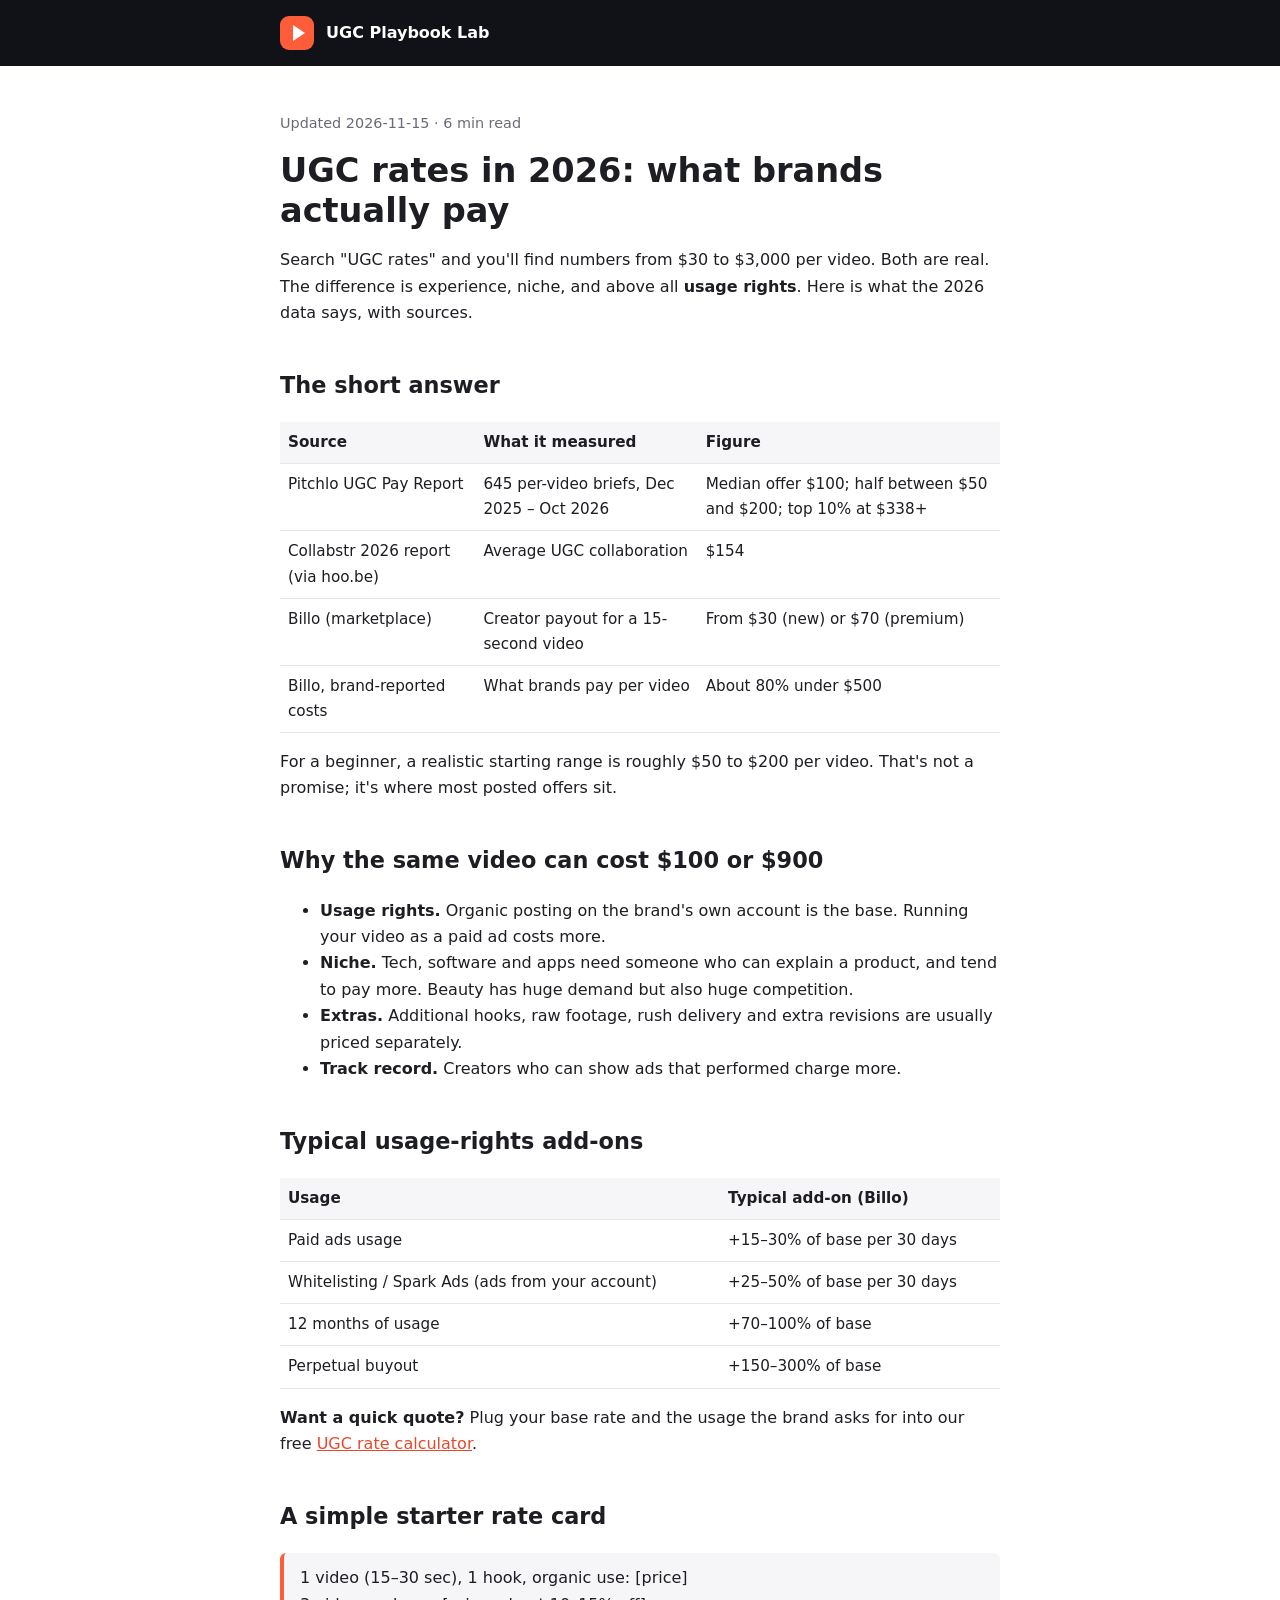
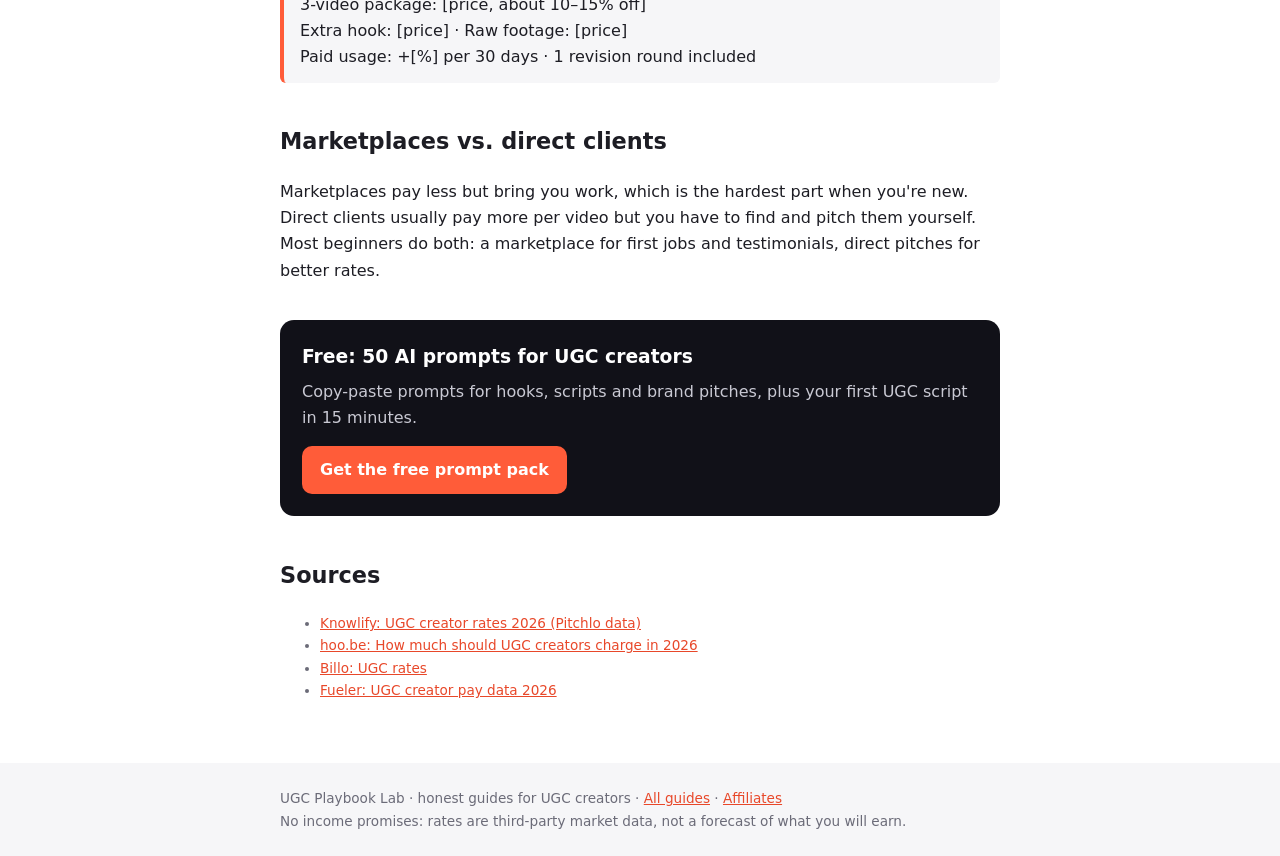
<file: ugc-rates-2026.html>
<!doctype html><html lang="en"><head><meta charset="utf-8"><meta name="viewport" content="width=device-width,initial-scale=1">
<title>UGC Rates in 2026: What Brands Actually Pay (With Sources)</title><meta name="description" content="Real 2026 data on UGC creator rates per video, from marketplaces and industry reports, plus how usage rights change the price."><link rel="canonical" href="https://jansegersmatteo-ops.github.io/ugc-playbook-lab/ugc-rates-2026.html">
<meta property="og:title" content="UGC Rates in 2026: What Brands Actually Pay (With Sources)"><meta property="og:description" content="Real 2026 data on UGC creator rates per video, from marketplaces and industry reports, plus how usage rights change the price."><meta property="og:type" content="article">
<link rel="stylesheet" href="style.css"><script type="application/ld+json">{"@context": "https://schema.org", "@type": "Article", "headline": "UGC Rates in 2026: What Brands Actually Pay (With Sources)", "description": "Real 2026 data on UGC creator rates per video, from marketplaces and industry reports, plus how usage rights change the price.", "datePublished": "2026-11-15", "dateModified": "2026-11-15", "author": {"@type": "Organization", "name": "UGC Playbook Lab"}, "url": "https://jansegersmatteo-ops.github.io/ugc-playbook-lab/ugc-rates-2026.html"}</script></head><body>
<header><div class="w"><span class="logo"></span><a href="./">UGC Playbook Lab</a></div></header>
<main><div class="w"><p class="meta">Updated 2026-11-15 · 6 min read</p><h1>UGC rates in 2026: what brands actually pay</h1>
<p>Search "UGC rates" and you'll find numbers from $30 to $3,000 per video. Both are real. The difference is experience, niche, and above all <strong>usage rights</strong>. Here is what the 2026 data says, with sources.</p>
<h2>The short answer</h2>
<table><tr><th>Source</th><th>What it measured</th><th>Figure</th></tr>
<tr><td>Pitchlo UGC Pay Report</td><td>645 per-video briefs, Dec 2025 – Oct 2026</td><td>Median offer $100; half between $50 and $200; top 10% at $338+</td></tr>
<tr><td>Collabstr 2026 report (via hoo.be)</td><td>Average UGC collaboration</td><td>$154</td></tr>
<tr><td>Billo (marketplace)</td><td>Creator payout for a 15-second video</td><td>From $30 (new) or $70 (premium)</td></tr>
<tr><td>Billo, brand-reported costs</td><td>What brands pay per video</td><td>About 80% under $500</td></tr></table>
<p>For a beginner, a realistic starting range is roughly $50 to $200 per video. That's not a promise; it's where most posted offers sit.</p>
<h2>Why the same video can cost $100 or $900</h2>
<ul><li><strong>Usage rights.</strong> Organic posting on the brand's own account is the base. Running your video as a paid ad costs more.</li>
<li><strong>Niche.</strong> Tech, software and apps need someone who can explain a product, and tend to pay more. Beauty has huge demand but also huge competition.</li>
<li><strong>Extras.</strong> Additional hooks, raw footage, rush delivery and extra revisions are usually priced separately.</li>
<li><strong>Track record.</strong> Creators who can show ads that performed charge more.</li></ul>
<h2>Typical usage-rights add-ons</h2>
<table><tr><th>Usage</th><th>Typical add-on (Billo)</th></tr>
<tr><td>Paid ads usage</td><td>+15–30% of base per 30 days</td></tr>
<tr><td>Whitelisting / Spark Ads (ads from your account)</td><td>+25–50% of base per 30 days</td></tr>
<tr><td>12 months of usage</td><td>+70–100% of base</td></tr>
<tr><td>Perpetual buyout</td><td>+150–300% of base</td></tr></table>
<p><strong>Want a quick quote?</strong> Plug your base rate and the usage the brand asks for into our free <a href="ugc-rate-calculator.html">UGC rate calculator</a>.</p><h2>A simple starter rate card</h2>
<blockquote>1 video (15–30 sec), 1 hook, organic use: [price]<br>3-video package: [price, about 10–15% off]<br>Extra hook: [price] · Raw footage: [price]<br>Paid usage: +[%] per 30 days · 1 revision round included</blockquote>
<h2>Marketplaces vs. direct clients</h2>
<p>Marketplaces pay less but bring you work, which is the hardest part when you're new. Direct clients usually pay more per video but you have to find and pitch them yourself. Most beginners do both: a marketplace for first jobs and testimonials, direct pitches for better rates.</p><div class="cta"><h3>Free: 50 AI prompts for UGC creators</h3><p>Copy-paste prompts for hooks, scripts and brand pitches, plus your first UGC script in 15 minutes.</p><a class="btn" href="https://whop.com/ugc-playbook-lab/free-50-ai-prompts-for-ugc/">Get the free prompt pack</a></div><h2>Sources</h2><ul class='src'><li><a href='https://knowlify.com/articles/ugc-creator-rates' rel='nofollow noopener'>Knowlify: UGC creator rates 2026 (Pitchlo data)</a></li><li><a href='https://hoo.be/blog/ugc-creator-rates-2026' rel='nofollow noopener'>hoo.be: How much should UGC creators charge in 2026</a></li><li><a href='https://billo.app/blog/ugc-rates/' rel='nofollow noopener'>Billo: UGC rates</a></li><li><a href='https://www.fueler.io/blog/how-much-do-ugc-creators-make-in-the-us-data' rel='nofollow noopener'>Fueler: UGC creator pay data 2026</a></li></ul></div></main>
<footer><div class="w">UGC Playbook Lab · honest guides for UGC creators · <a href="./">All guides</a> · <a href="affiliates.html">Affiliates</a><br>No income promises: rates are third-party market data, not a forecast of what you will earn.</div></footer></body></html>
</file>
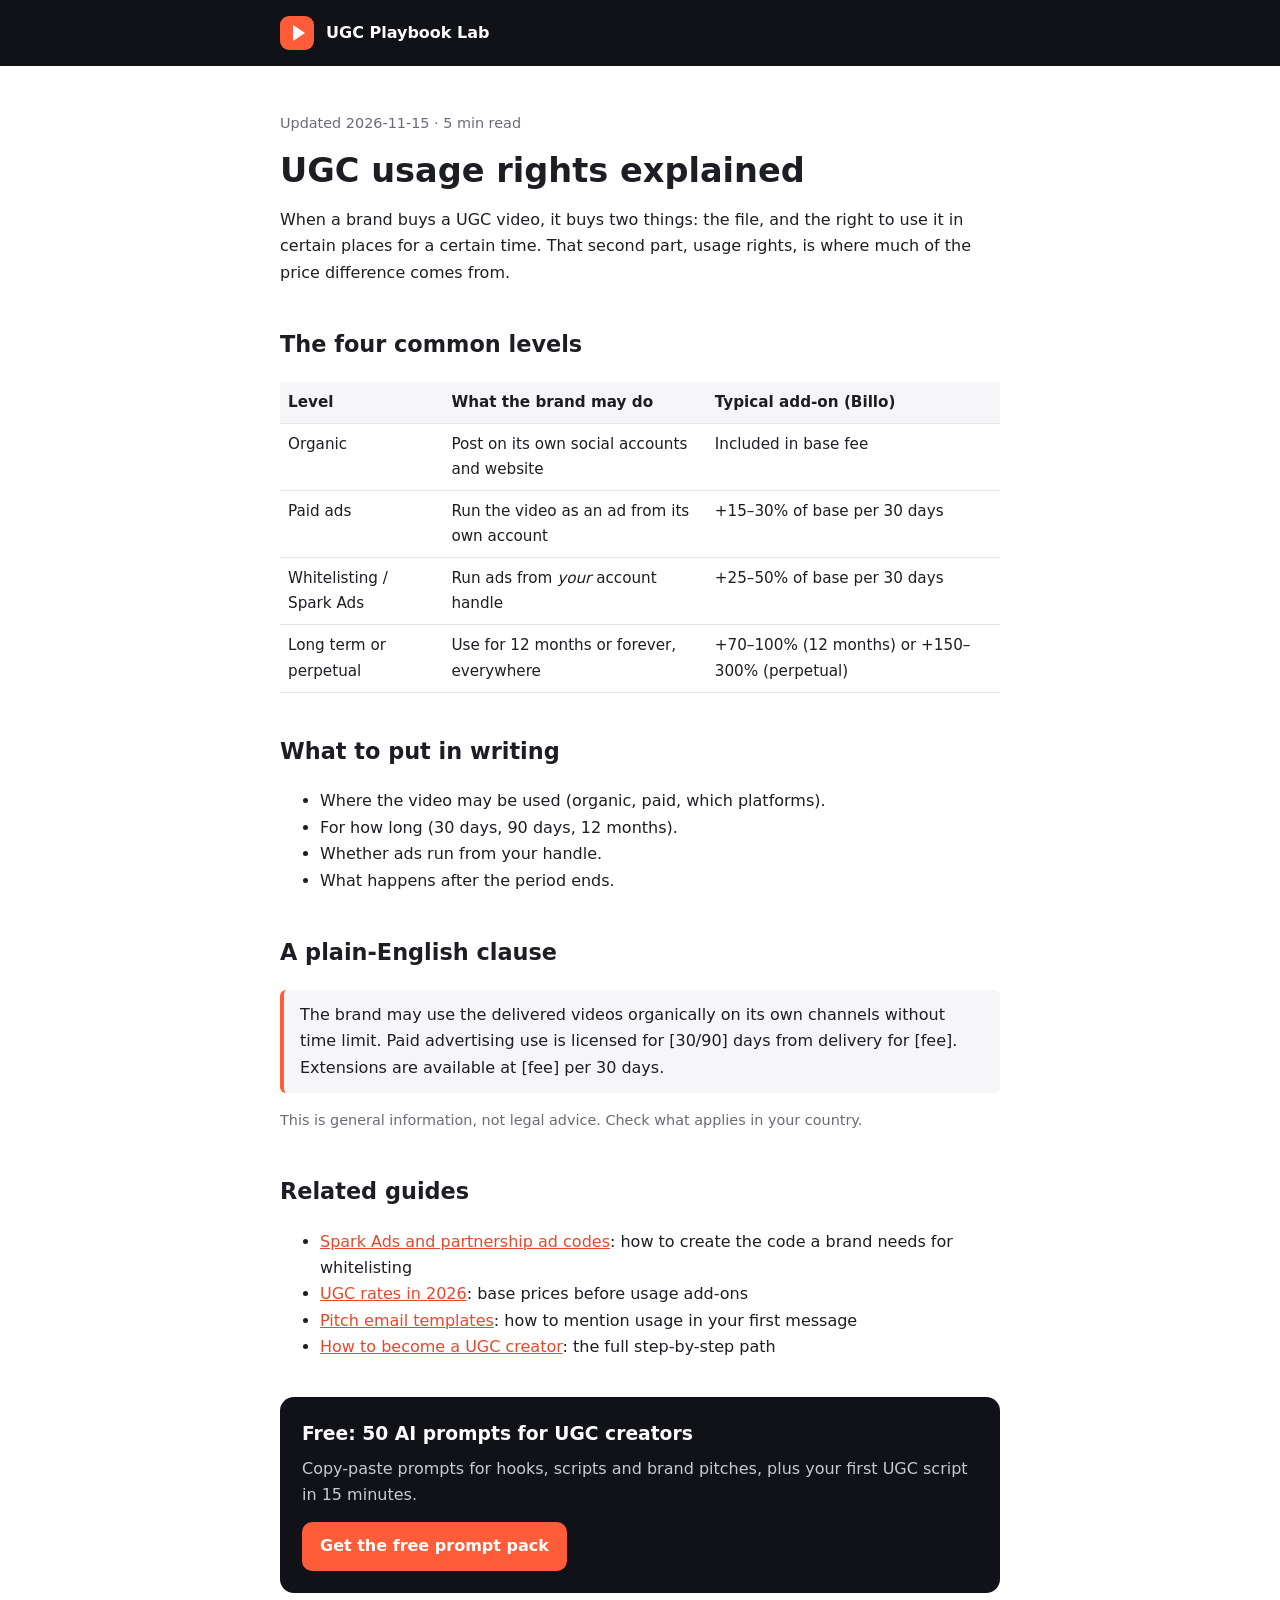
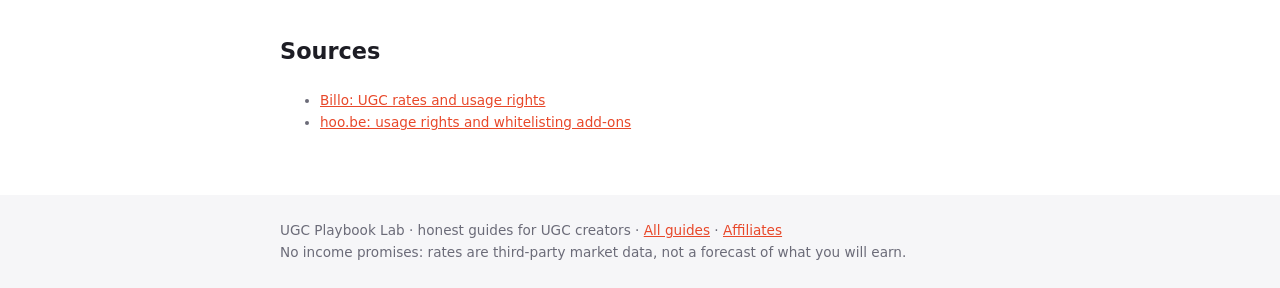
<file: ugc-usage-rights-explained.html>
<!doctype html><html lang="en"><head><meta charset="utf-8"><meta name="viewport" content="width=device-width,initial-scale=1">
<title>UGC Usage Rights Explained: Organic, Paid Ads, Whitelisting and Buyouts</title><meta name="description" content="What UGC usage rights mean, how organic use, paid ads, whitelisting and perpetual buyouts differ, and what they typically add to your price."><link rel="canonical" href="https://jansegersmatteo-ops.github.io/ugc-playbook-lab/ugc-usage-rights-explained.html">
<meta property="og:title" content="UGC Usage Rights Explained: Organic, Paid Ads, Whitelisting and Buyouts"><meta property="og:description" content="What UGC usage rights mean, how organic use, paid ads, whitelisting and perpetual buyouts differ, and what they typically add to your price."><meta property="og:type" content="article">
<link rel="stylesheet" href="style.css"><script type="application/ld+json">{"@context": "https://schema.org", "@type": "Article", "headline": "UGC Usage Rights Explained: Organic, Paid Ads, Whitelisting and Buyouts", "description": "What UGC usage rights mean, how organic use, paid ads, whitelisting and perpetual buyouts differ, and what they typically add to your price.", "datePublished": "2026-11-15", "dateModified": "2026-11-17", "author": {"@type": "Organization", "name": "UGC Playbook Lab"}, "url": "https://jansegersmatteo-ops.github.io/ugc-playbook-lab/ugc-usage-rights-explained.html"}</script></head><body>
<header><div class="w"><span class="logo"></span><a href="./">UGC Playbook Lab</a></div></header>
<main><div class="w"><p class="meta">Updated 2026-11-15 · 5 min read</p><h1>UGC usage rights explained</h1>
<p>When a brand buys a UGC video, it buys two things: the file, and the right to use it in certain places for a certain time. That second part, usage rights, is where much of the price difference comes from.</p>
<h2>The four common levels</h2>
<table><tr><th>Level</th><th>What the brand may do</th><th>Typical add-on (Billo)</th></tr>
<tr><td>Organic</td><td>Post on its own social accounts and website</td><td>Included in base fee</td></tr>
<tr><td>Paid ads</td><td>Run the video as an ad from its own account</td><td>+15–30% of base per 30 days</td></tr>
<tr><td>Whitelisting / Spark Ads</td><td>Run ads from <em>your</em> account handle</td><td>+25–50% of base per 30 days</td></tr>
<tr><td>Long term or perpetual</td><td>Use for 12 months or forever, everywhere</td><td>+70–100% (12 months) or +150–300% (perpetual)</td></tr></table>
<h2>What to put in writing</h2><ul><li>Where the video may be used (organic, paid, which platforms).</li><li>For how long (30 days, 90 days, 12 months).</li><li>Whether ads run from your handle.</li><li>What happens after the period ends.</li></ul>
<h2>A plain-English clause</h2>
<blockquote>The brand may use the delivered videos organically on its own channels without time limit. Paid advertising use is licensed for [30/90] days from delivery for [fee]. Extensions are available at [fee] per 30 days.</blockquote>
<p class="meta">This is general information, not legal advice. Check what applies in your country.</p><h2>Related guides</h2><ul><li><a href="spark-ads-partnership-ad-codes.html">Spark Ads and partnership ad codes</a>: how to create the code a brand needs for whitelisting</li><li><a href="ugc-rates-2026.html">UGC rates in 2026</a>: base prices before usage add-ons</li><li><a href="ugc-pitch-email-template.html">Pitch email templates</a>: how to mention usage in your first message</li><li><a href="how-to-become-a-ugc-creator.html">How to become a UGC creator</a>: the full step-by-step path</li></ul><div class="cta"><h3>Free: 50 AI prompts for UGC creators</h3><p>Copy-paste prompts for hooks, scripts and brand pitches, plus your first UGC script in 15 minutes.</p><a class="btn" href="https://whop.com/ugc-playbook-lab/free-50-ai-prompts-for-ugc/">Get the free prompt pack</a></div><h2>Sources</h2><ul class='src'><li><a href='https://billo.app/blog/ugc-rates/' rel='nofollow noopener'>Billo: UGC rates and usage rights</a></li><li><a href='https://hoo.be/blog/ugc-creator-rates-2026' rel='nofollow noopener'>hoo.be: usage rights and whitelisting add-ons</a></li></ul></div></main>
<footer><div class="w">UGC Playbook Lab · honest guides for UGC creators · <a href="./">All guides</a> · <a href="affiliates.html">Affiliates</a><br>No income promises: rates are third-party market data, not a forecast of what you will earn.</div></footer></body></html>
</file>
<file: style.css>
*{box-sizing:border-box}body{margin:0;font-family:Inter,system-ui,-apple-system,Segoe UI,Roboto,sans-serif;color:#1d1d24;background:#fff;line-height:1.65}
a{color:#e8482a}header{background:#111118;color:#fff}header .w{display:flex;align-items:center;gap:12px;padding:16px 20px}
.logo{width:34px;height:34px;border-radius:9px;background:#ff5c39;display:grid;place-items:center}.logo:after{content:"";border-left:12px solid #fff;border-top:8px solid transparent;border-bottom:8px solid transparent;margin-left:3px}
header a{color:#fff;text-decoration:none;font-weight:700}.w{max-width:760px;margin:0 auto;padding:0 20px}
main{padding:32px 0 48px}h1{font-size:2.1rem;line-height:1.2;margin:.2em 0 .4em}h2{margin-top:1.8em;font-size:1.4rem}
.meta{color:#6b6b78;font-size:.9rem}table{border-collapse:collapse;width:100%;margin:1em 0;font-size:.95rem}td,th{border-bottom:1px solid #e6e6ea;padding:8px;text-align:left;vertical-align:top}
th{background:#f6f6f8}blockquote{margin:1em 0;padding:12px 16px;background:#f6f6f8;border-left:4px solid #ff5c39;border-radius:6px}
.cta{background:#111118;color:#fff;border-radius:14px;padding:22px;margin:36px 0}.cta h3{margin:0 0 6px}.cta p{color:#c9c9d3;margin:0 0 14px}
.btn{display:inline-block;background:#ff5c39;color:#fff;text-decoration:none;font-weight:700;padding:11px 18px;border-radius:10px}
.cards{display:grid;gap:14px}.card{border:1px solid #e6e6ea;border-radius:12px;padding:16px}.card a{font-weight:700;text-decoration:none}
.src{font-size:.85rem;color:#6b6b78}footer{background:#f6f6f8;padding:24px 0;font-size:.85rem;color:#6b6b78}
</file>
